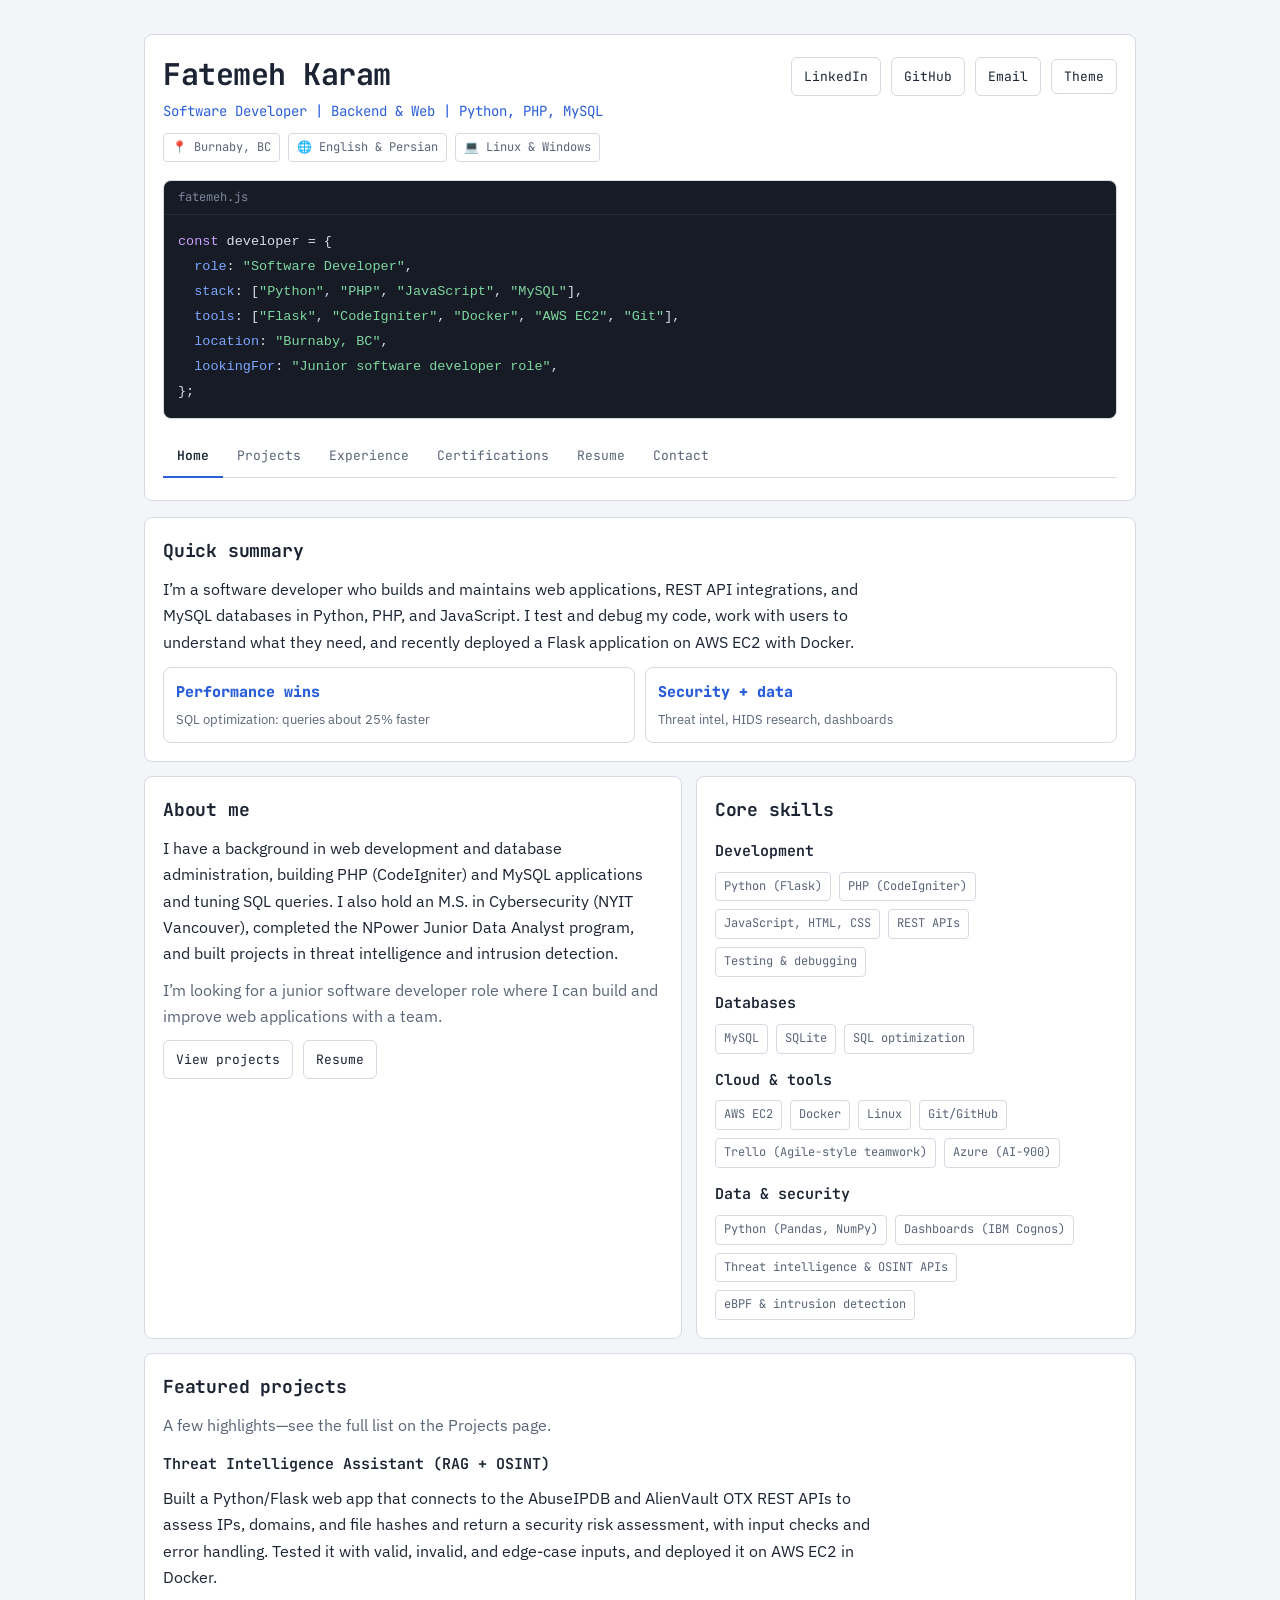
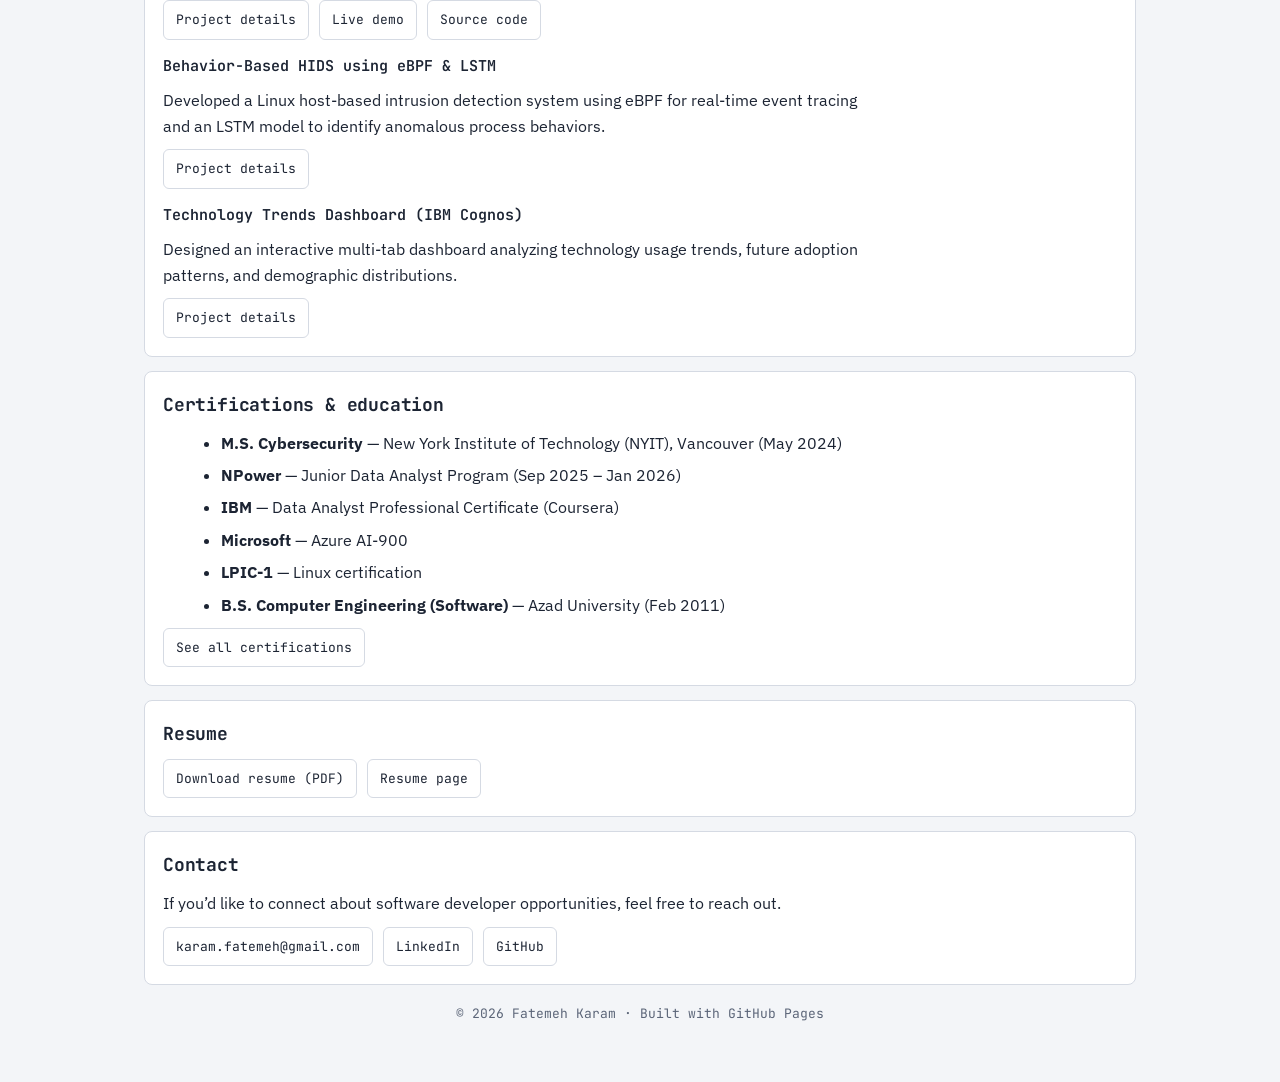
<file: index.html>
<!DOCTYPE html>
<html lang="en">
<head>
  <meta charset="UTF-8" />
  <meta name="viewport" content="width=device-width, initial-scale=1" />
  <title>Fatemeh Karam | Portfolio</title>
  <meta name="description" content="Portfolio of Fatemeh Karam — Software Developer: backend and web development with Python, PHP and MySQL." />

  <!-- Optional (recommended later): add favicon + social preview image -->
  <!--
  <link rel="icon" href="favicon.ico">
  <meta property="og:title" content="Fatemeh Karam | Portfolio">
  <meta property="og:description" content="Data Analytics · Cybersecurity · Backend Development">
  <meta property="og:type" content="website">
  <meta property="og:url" content="https://fatemehkaram.github.io/">
  <meta property="og:image" content="images/preview.png">
  -->

  <style>
    :root{
      --bg:#f6f7fb;
      --card:#ffffff;
      --text:#111827;
      --muted:#6b7280;
      --line:rgba(229,231,235,.95);
      --shadow:0 10px 30px rgba(0,0,0,.08);
      --shadow2:0 16px 40px rgba(0,0,0,.12);
      --radius:16px;
      --max:1024px;
      --focus:rgba(59,130,246,.35);
      --accent:rgba(147,197,253,.85);
    }

    /* Dark theme variables (toggled by body.dark) */
    body.dark{
      --bg:#0b1220;
      --card:rgba(17,24,39,.92);
      --text:#e5e7eb;
      --muted:#9ca3af;
      --line:rgba(255,255,255,.12);
      --shadow:0 14px 40px rgba(0,0,0,.45);
      --shadow2:0 18px 50px rgba(0,0,0,.55);
      --accent:rgba(59,130,246,.4);
      --focus:rgba(99,102,241,.4);
    }

    *{box-sizing:border-box}

    body{
      margin:0;
      font-family:system-ui,-apple-system,Segoe UI,Roboto,Arial,sans-serif;
      color:var(--text);
      line-height:1.6;
      background:
        radial-gradient(1200px 600px at 10% 0%, rgba(238,242,255,.9), transparent 60%),
        radial-gradient(1200px 600px at 90% 0%, rgba(236,254,255,.8), transparent 60%),
        var(--bg);
    }
    body.dark{
      background:
        radial-gradient(1200px 600px at 10% 0%, rgba(59,130,246,.18), transparent 60%),
        radial-gradient(1200px 600px at 90% 0%, rgba(99,102,241,.14), transparent 60%),
        var(--bg);
    }

    a{color:inherit}
    .wrap{max-width:var(--max); margin:0 auto; padding:34px 16px 72px;}

    header{
      background:var(--card);
      border:1px solid var(--line);
      box-shadow:var(--shadow);
      border-radius:var(--radius);
      padding:22px 18px;
      margin-bottom:16px;
      backdrop-filter: blur(10px);
    }

    .top{
      display:flex;
      gap:14px;
      align-items:flex-start;
      justify-content:space-between;
      flex-wrap:wrap;
    }

    h1{
      margin:0;
      font-size:34px;
      letter-spacing:-0.4px;
      line-height:1.15;
    }

    .tagline{
      margin:8px 0 0;
      color:var(--muted);
      font-size:15px;
    }

    .small{font-size:13px; color:var(--muted)}
    .muted{color:var(--muted)}

    nav{
      display:flex;
      gap:10px;
      flex-wrap:wrap;
      align-items:center;
      margin-top:14px;
      padding-top:14px;
      border-top:1px solid var(--line);
    }

    .navlink{
      text-decoration:none;
      border:1px solid var(--line);
      padding:8px 10px;
      border-radius:999px;
      background:rgba(255,255,255,.75);
      transition: transform .12s ease, box-shadow .12s ease, background .12s ease, border-color .12s ease;
    }
    body.dark .navlink{background:rgba(255,255,255,.06)}
    .navlink:hover{
      transform: translateY(-1px);
      box-shadow: 0 10px 20px rgba(0,0,0,.08);
    }
    .navlink[aria-current="page"]{
      border-color: var(--accent);
      box-shadow: 0 10px 20px rgba(0,0,0,.10);
      font-weight:700;
    }

    .grid{display:grid; grid-template-columns:1fr; gap:14px;}

    .card{
      background:var(--card);
      border:1px solid var(--line);
      box-shadow:var(--shadow);
      border-radius:var(--radius);
      padding:18px;
      backdrop-filter: blur(10px);
      transition: transform .14s ease, box-shadow .14s ease, border-color .14s ease;
    }
    .card:hover{
      transform: translateY(-2px);
      box-shadow: var(--shadow2);
      border-color: rgba(147,197,253,.55);
    }
    body.dark .card:hover{border-color: rgba(99,102,241,.35)}

    h2{margin:0 0 10px; font-size:20px; letter-spacing:-0.2px}
    h3{margin:14px 0 8px; font-size:16px}
    p{margin:0 0 10px}
    ul{margin:8px 0 0 18px}
    li{margin:6px 0}

    .pillrow{display:flex; gap:8px; flex-wrap:wrap; margin-top:8px}
    .pill{
      font-size:13px;
      padding:6px 10px;
      border-radius:999px;
      border:1px solid var(--line);
      background:rgba(255,255,255,.7);
      color:var(--muted);
    }
    body.dark .pill{background:rgba(255,255,255,.06)}

    .btnrow{
      display:flex;
      gap:10px;
      flex-wrap:wrap;
      margin-top:10px;
    }

    .btn{
      display:inline-flex;
      align-items:center;
      gap:8px;
      text-decoration:none;
      border:1px solid var(--line);
      padding:10px 12px;
      border-radius:12px;
      background:rgba(255,255,255,.8);
      transition: transform .12s ease, box-shadow .12s ease, background .12s ease;
      cursor:pointer;
    }
    body.dark .btn{background:rgba(255,255,255,.06)}
    .btn:hover{
      transform: translateY(-1px);
      box-shadow: 0 10px 20px rgba(0,0,0,.08);
    }

    /* accessible focus */
    .btn:focus, .navlink:focus{
      outline:3px solid var(--focus);
      outline-offset:2px;
    }

    .twocol{
      display:grid;
      grid-template-columns:1fr;
      gap:14px;
    }
    @media (min-width: 860px){
      .twocol{grid-template-columns:1.1fr .9fr;}
    }

    .kpi{
      display:grid;
      grid-template-columns:1fr;
      gap:10px;
      margin-top:12px;
    }
    @media (min-width: 700px){
      .kpi{grid-template-columns:repeat(2, 1fr);}
    }
    .kpi .box{
      border:1px solid var(--line);
      border-radius:14px;
      padding:12px;
      background:rgba(255,255,255,.7);
    }
    body.dark .kpi .box{background:rgba(255,255,255,.06)}
    .kpi .num{font-weight:800; font-size:16px; margin-bottom:4px}

    /* subtle section reveal animation */
    .reveal{
      opacity:0;
      transform: translateY(8px);
      transition: opacity .5s ease, transform .5s ease;
    }
    .reveal.show{
      opacity:1;
      transform: translateY(0);
    }

    footer{
      margin-top:18px;
      text-align:center;
      color:var(--muted);
      font-size:13px;
    }

    /* small header actions */
    .header-actions{
      display:flex;
      gap:10px;
      flex-wrap:wrap;
      align-items:center;
      justify-content:flex-end;
    }

    .chip{
      display:inline-flex;
      align-items:center;
      gap:8px;
      padding:8px 10px;
      border-radius:999px;
      border:1px solid var(--line);
      background:rgba(255,255,255,.7);
      color:var(--muted);
      font-size:13px;
    }
    body.dark .chip{background:rgba(255,255,255,.06)}
  </style>
  <link rel="preconnect" href="https://fonts.googleapis.com">
  <link rel="preconnect" href="https://fonts.gstatic.com" crossorigin>
  <link href="https://fonts.googleapis.com/css2?family=IBM+Plex+Sans:wght@400;600&family=JetBrains+Mono:wght@400;600;700&display=swap" rel="stylesheet">
  <link rel="stylesheet" href="developer.css">
</head>

<body>
  <div class="wrap">

    <header class="reveal">
      <div class="top">
        <div>
          <h1>Fatemeh Karam</h1>
          <p class="tagline">Software Developer | Backend &amp; Web | Python, PHP, MySQL</p>
          <div class="pillrow" style="margin-top:10px">
            <span class="chip">📍 Burnaby, BC</span>
            <span class="chip">🌐 English & Persian</span>
            <span class="chip">💻 Linux & Windows</span>
          </div>
        </div>

        <div class="header-actions" aria-label="Primary links">
          <a class="btn" href="https://www.linkedin.com/in/fatemeh-karam/" target="_blank" rel="noopener">LinkedIn</a>
          <a class="btn" href="https://github.com/FatemehKaram/" target="_blank" rel="noopener">GitHub</a>
          <a class="btn" href="mailto:karam.fatemeh@gmail.com">Email</a>

          <!-- Theme toggle -->
          <button class="btn" id="themeBtn" type="button" aria-label="Toggle theme">Theme</button>
        </div>
      </div>

      <div class="codeblock">
        <span class="filename">fatemeh.js</span>
<pre><code><span class="k">const</span> developer = {
  <span class="p">role</span>: <span class="s">"Software Developer"</span>,
  <span class="p">stack</span>: [<span class="s">"Python"</span>, <span class="s">"PHP"</span>, <span class="s">"JavaScript"</span>, <span class="s">"MySQL"</span>],
  <span class="p">tools</span>: [<span class="s">"Flask"</span>, <span class="s">"CodeIgniter"</span>, <span class="s">"Docker"</span>, <span class="s">"AWS EC2"</span>, <span class="s">"Git"</span>],
  <span class="p">location</span>: <span class="s">"Burnaby, BC"</span>,
  <span class="p">lookingFor</span>: <span class="s">"Junior software developer role"</span>,
};</code></pre>
      </div>

      <nav aria-label="Site navigation">
        <a class="navlink" href="index.html">Home</a>
        <a class="navlink" href="projects.html">Projects</a>
        <a class="navlink" href="experience.html">Experience</a>
        <a class="navlink" href="certifications.html">Certifications</a>
        <a class="navlink" href="resume.html">Resume</a>
        <a class="navlink" href="contact.html">Contact</a>
      </nav>
    </header>

    <div class="grid">

      <section class="card reveal">
        <h2>Quick summary</h2>
        <p>
          I’m a software developer who builds and maintains web applications, REST API integrations, and MySQL databases in Python, PHP, and JavaScript.
          I test and debug my code, work with users to understand what they need, and recently deployed a Flask application on AWS EC2 with Docker.
        </p>

        <div class="kpi" aria-label="Highlights">
          <div class="box">
            <div class="num">Performance wins</div>
            <div class="small">SQL optimization: queries about 25% faster</div>
          </div>
          <div class="box">
            <div class="num">Security + data</div>
            <div class="small">Threat intel, HIDS research, dashboards</div>
          </div>
        </div>
      </section>

      <section class="twocol">
        <div class="card reveal">
          <h2>About me</h2>
          <p>
            I have a background in web development and database administration, building PHP (CodeIgniter) and MySQL applications and tuning SQL queries.
            I also hold an M.S. in Cybersecurity (NYIT Vancouver), completed the NPower Junior Data Analyst program, and built projects in threat intelligence and intrusion detection.
          </p>
          <p class="muted">
            I’m looking for a junior software developer role where I can build and improve web applications with a team.
          </p>

          <div class="btnrow">
            <a class="btn" href="projects.html">View projects</a>
            <a class="btn" href="resume.html">Resume</a>
          </div>
        </div>

        <div class="card reveal">
          <h2>Core skills</h2>

          <h3>Development</h3>
          <div class="pillrow">
            <span class="pill">Python (Flask)</span>
            <span class="pill">PHP (CodeIgniter)</span>
            <span class="pill">JavaScript, HTML, CSS</span>
            <span class="pill">REST APIs</span>
            <span class="pill">Testing & debugging</span>
          </div>

          <h3>Databases</h3>
          <div class="pillrow">
            <span class="pill">MySQL</span>
            <span class="pill">SQLite</span>
            <span class="pill">SQL optimization</span>
          </div>

          <h3>Cloud & tools</h3>
          <div class="pillrow">
            <span class="pill">AWS EC2</span>
            <span class="pill">Docker</span>
            <span class="pill">Linux</span>
            <span class="pill">Git/GitHub</span>
            <span class="pill">Trello (Agile-style teamwork)</span>
            <span class="pill">Azure (AI-900)</span>
          </div>

          <h3>Data & security</h3>
          <div class="pillrow">
            <span class="pill">Python (Pandas, NumPy)</span>
            <span class="pill">Dashboards (IBM Cognos)</span>
            <span class="pill">Threat intelligence & OSINT APIs</span>
            <span class="pill">eBPF & intrusion detection</span>
          </div>
        </div>
      </section>

      <section class="card reveal">
        <h2>Featured projects</h2>
        <p class="muted">A few highlights—see the full list on the Projects page.</p>

        <h3>Threat Intelligence Assistant (RAG + OSINT)</h3>
        <p>
          Built a Python/Flask web app that connects to the AbuseIPDB and AlienVault OTX REST APIs to assess IPs, domains, and file hashes
          and return a security risk assessment, with input checks and error handling. Tested it with valid, invalid, and edge-case inputs,
          and deployed it on AWS EC2 in Docker.
        </p>
        <div class="btnrow">
          <a class="btn" href="projects.html#threat-intel-assistant">Project details</a>
          <a class="btn" href="https://huggingface.co/spaces/Katiefkar/Threat-Intelligence-Assistant-Oct-15-2025" target="_blank" rel="noopener">Live demo</a>
          <a class="btn" href="https://github.com/FatemehKaram/rag-threat-intel-assistant-app" target="_blank" rel="noopener">Source code</a>
        </div>

        <h3>Behavior-Based HIDS using eBPF & LSTM</h3>
        <p>
          Developed a Linux host-based intrusion detection system using eBPF for real-time event tracing and an LSTM model
          to identify anomalous process behaviors.
        </p>
        <div class="btnrow">
          <a class="btn" href="projects.html#hids-ebpf-lstm">Project details</a>
        </div>

        <h3>Technology Trends Dashboard (IBM Cognos)</h3>
        <p>
          Designed an interactive multi-tab dashboard analyzing technology usage trends, future adoption patterns, and demographic distributions.
        </p>
        <div class="btnrow">
          <a class="btn" href="projects.html#cognos-dashboard">Project details</a>
        </div>
      </section>

      <section class="card reveal">
        <h2>Certifications & education</h2>
        <ul>
          <li><strong>M.S. Cybersecurity</strong> — New York Institute of Technology (NYIT), Vancouver (May 2024)</li>
          <li><strong>NPower</strong> — Junior Data Analyst Program (Sep 2025 – Jan 2026)</li>
          <li><strong>IBM</strong> — Data Analyst Professional Certificate (Coursera)</li>
          <li><strong>Microsoft</strong> — Azure AI-900</li>
          <li><strong>LPIC-1</strong> — Linux certification</li>
          <li><strong>B.S. Computer Engineering (Software)</strong> — Azad University (Feb 2011)</li>
        </ul>
        <div class="btnrow">
          <a class="btn" href="certifications.html">See all certifications</a>
        </div>
      </section>

      <section class="card reveal">
        <h2>Resume</h2>
        <p class="muted">
        </p>
        <div class="btnrow">
          <a class="btn" href="resume.pdf" target="_blank" rel="noopener">Download resume (PDF)</a>
          <a class="btn" href="resume.html">Resume page</a>
        </div>
      </section>

      <section class="card reveal">
        <h2>Contact</h2>
        <p>If you’d like to connect about software developer opportunities, feel free to reach out.</p>
        <div class="btnrow">
          <a class="btn" href="mailto:karam.fatemeh@gmail.com">karam.fatemeh@gmail.com</a>
          <a class="btn" href="https://www.linkedin.com/in/fatemeh-karam/" target="_blank" rel="noopener">LinkedIn</a>
          <a class="btn" href="https://github.com/FatemehKaram/" target="_blank" rel="noopener">GitHub</a>
        </div>
      </section>

    </div>

    <footer class="reveal">
      © <span id="y"></span> Fatemeh Karam · Built with GitHub Pages
    </footer>

  </div>

  <script>
    // Footer year
    document.getElementById("y").textContent = new Date().getFullYear();

    // Theme toggle (saved in localStorage)
    const themeKey = "theme";
    const savedTheme = localStorage.getItem(themeKey);
    if (savedTheme === "dark") document.body.classList.add("dark");

    const themeBtn = document.getElementById("themeBtn");
    if (themeBtn) {
      const setBtn = () => themeBtn.textContent = document.body.classList.contains("dark") ? "Theme" : "Theme";
      setBtn();

      themeBtn.addEventListener("click", () => {
        document.body.classList.toggle("dark");
        localStorage.setItem(themeKey, document.body.classList.contains("dark") ? "dark" : "light");
        setBtn();
      });
    }

    // Active nav highlighting
    const here = (location.pathname.split("/").pop() || "index.html").toLowerCase();
    document.querySelectorAll("nav a.navlink").forEach(a => {
      const target = (a.getAttribute("href") || "").split("/").pop().toLowerCase();
      if (target === here) a.setAttribute("aria-current", "page");
    });

    // Reveal animations on scroll (professional, subtle)
    const io = new IntersectionObserver((entries) => {
      entries.forEach(e => { if (e.isIntersecting) e.target.classList.add("show"); });
    }, { threshold: 0.12 });

    document.querySelectorAll(".reveal").forEach(el => io.observe(el));
  </script>
</body>
</html>
</file>
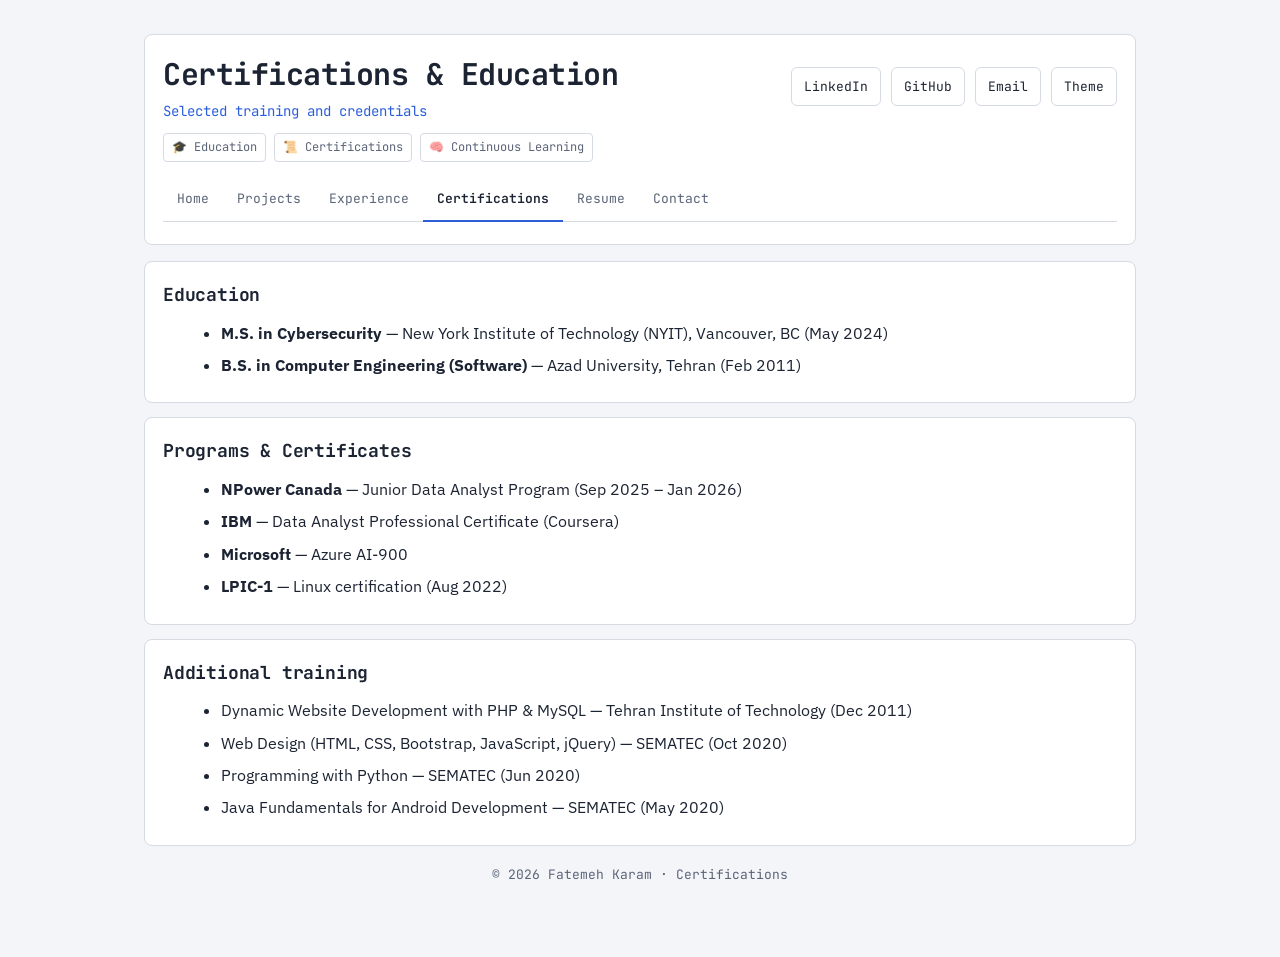
<file: certifications.html>
<!DOCTYPE html>
<html lang="en">
<head>
  <meta charset="UTF-8" />
  <meta name="viewport" content="width=device-width, initial-scale=1" />
  <title>Certifications | Fatemeh Karam</title>
  <meta name="description" content="Certifications and education of Fatemeh Karam." />

  <style>
    :root{
      --bg:#f6f7fb;
      --card:#ffffff;
      --text:#111827;
      --muted:#6b7280;
      --line:rgba(229,231,235,.95);
      --shadow:0 10px 30px rgba(0,0,0,.08);
      --shadow2:0 16px 40px rgba(0,0,0,.12);
      --radius:16px;
      --max:1024px;
      --focus:rgba(59,130,246,.35);
      --accent:rgba(147,197,253,.85);
    }

    body.dark{
      --bg:#0b1220;
      --card:rgba(17,24,39,.92);
      --text:#e5e7eb;
      --muted:#9ca3af;
      --line:rgba(255,255,255,.12);
      --shadow:0 14px 40px rgba(0,0,0,.45);
      --shadow2:0 18px 50px rgba(0,0,0,.55);
      --accent:rgba(59,130,246,.4);
      --focus:rgba(99,102,241,.4);
    }

    *{box-sizing:border-box}

    body{
      margin:0;
      font-family:system-ui,-apple-system,Segoe UI,Roboto,Arial,sans-serif;
      color:var(--text);
      line-height:1.6;
      background:
        radial-gradient(1200px 600px at 10% 0%, rgba(238,242,255,.9), transparent 60%),
        radial-gradient(1200px 600px at 90% 0%, rgba(236,254,255,.8), transparent 60%),
        var(--bg);
    }
    body.dark{
      background:
        radial-gradient(1200px 600px at 10% 0%, rgba(59,130,246,.18), transparent 60%),
        radial-gradient(1200px 600px at 90% 0%, rgba(99,102,241,.14), transparent 60%),
        var(--bg);
    }

    a{color:inherit}
    .wrap{max-width:var(--max); margin:0 auto; padding:34px 16px 72px;}

    header{
      background:var(--card);
      border:1px solid var(--line);
      box-shadow:var(--shadow);
      border-radius:var(--radius);
      padding:22px 18px;
      margin-bottom:16px;
      backdrop-filter: blur(10px);
    }

    .top{
      display:flex;
      gap:14px;
      align-items:flex-start;
      justify-content:space-between;
      flex-wrap:wrap;
    }

    h1{
      margin:0;
      font-size:30px;
      letter-spacing:-0.35px;
      line-height:1.15;
    }

    .tagline{
      margin:8px 0 0;
      color:var(--muted);
      font-size:15px;
    }

    .small{font-size:13px; color:var(--muted)}
    .muted{color:var(--muted)}

    nav{
      display:flex;
      gap:10px;
      flex-wrap:wrap;
      align-items:center;
      margin-top:14px;
      padding-top:14px;
      border-top:1px solid var(--line);
    }

    .navlink{
      text-decoration:none;
      border:1px solid var(--line);
      padding:8px 10px;
      border-radius:999px;
      background:rgba(255,255,255,.75);
      transition: transform .12s ease, box-shadow .12s ease, background .12s ease, border-color .12s ease;
    }
    body.dark .navlink{background:rgba(255,255,255,.06)}
    .navlink:hover{
      transform: translateY(-1px);
      box-shadow: 0 10px 20px rgba(0,0,0,.08);
    }
    .navlink[aria-current="page"]{
      border-color: var(--accent);
      box-shadow: 0 10px 20px rgba(0,0,0,.10);
      font-weight:700;
    }

    .grid{display:grid; grid-template-columns:1fr; gap:14px;}

    .card{
      background:var(--card);
      border:1px solid var(--line);
      box-shadow:var(--shadow);
      border-radius:var(--radius);
      padding:18px;
      backdrop-filter: blur(10px);
      transition: transform .14s ease, box-shadow .14s ease, border-color .14s ease;
    }
    .card:hover{
      transform: translateY(-2px);
      box-shadow: var(--shadow2);
      border-color: rgba(147,197,253,.55);
    }
    body.dark .card:hover{border-color: rgba(99,102,241,.35)}

    h2{margin:0 0 10px; font-size:20px; letter-spacing:-0.2px}
    p{margin:0 0 10px}
    ul{margin:8px 0 0 18px}
    li{margin:6px 0}

    .btnrow{
      display:flex;
      gap:10px;
      flex-wrap:wrap;
      margin-top:10px;
      justify-content:flex-end;
    }

    .btn{
      display:inline-flex;
      align-items:center;
      gap:8px;
      text-decoration:none;
      border:1px solid var(--line);
      padding:10px 12px;
      border-radius:12px;
      background:rgba(255,255,255,.8);
      transition: transform .12s ease, box-shadow .12s ease, background .12s ease;
      cursor:pointer;
    }
    body.dark .btn{background:rgba(255,255,255,.06)}
    .btn:hover{
      transform: translateY(-1px);
      box-shadow: 0 10px 20px rgba(0,0,0,.08);
    }

    .btn:focus, .navlink:focus{
      outline:3px solid var(--focus);
      outline-offset:2px;
    }

    .pillrow{display:flex; gap:8px; flex-wrap:wrap; margin-top:10px}

    .chip{
      display:inline-flex;
      align-items:center;
      gap:8px;
      padding:8px 10px;
      border-radius:999px;
      border:1px solid var(--line);
      background:rgba(255,255,255,.7);
      color:var(--muted);
      font-size:13px;
    }
    body.dark .chip{background:rgba(255,255,255,.06)}

    /* reveal animation */
    .reveal{
      opacity:0;
      transform: translateY(8px);
      transition: opacity .5s ease, transform .5s ease;
    }
    .reveal.show{
      opacity:1;
      transform: translateY(0);
    }

    footer{
      margin-top:18px;
      text-align:center;
      color:var(--muted);
      font-size:13px;
    }
  </style>
  <link rel="preconnect" href="https://fonts.googleapis.com">
  <link rel="preconnect" href="https://fonts.gstatic.com" crossorigin>
  <link href="https://fonts.googleapis.com/css2?family=IBM+Plex+Sans:wght@400;600&family=JetBrains+Mono:wght@400;600;700&display=swap" rel="stylesheet">
  <link rel="stylesheet" href="developer.css">
</head>

<body>
  <div class="wrap">

    <header class="reveal">
      <div class="top">
        <div>
          <h1>Certifications & Education</h1>
          <p class="tagline">Selected training and credentials</p>
          <div class="pillrow">
            <span class="chip">🎓 Education</span>
            <span class="chip">📜 Certifications</span>
            <span class="chip">🧠 Continuous Learning</span>
          </div>
        </div>

        <div class="btnrow" aria-label="Primary links">
          <a class="btn" href="https://www.linkedin.com/in/fatemeh-karam/" target="_blank" rel="noopener">LinkedIn</a>
          <a class="btn" href="https://github.com/FatemehKaram/" target="_blank" rel="noopener">GitHub</a>
          <a class="btn" href="mailto:karam.fatemeh@gmail.com">Email</a>
          <button class="btn" id="themeBtn" type="button" aria-label="Toggle theme">Theme</button>
        </div>
      </div>

      <nav aria-label="Site navigation">
        <a class="navlink" href="index.html">Home</a>
        <a class="navlink" href="projects.html">Projects</a>
        <a class="navlink" href="experience.html">Experience</a>
        <a class="navlink" href="certifications.html">Certifications</a>
        <a class="navlink" href="resume.html">Resume</a>
        <a class="navlink" href="contact.html">Contact</a>
      </nav>
    </header>

    <div class="grid">

      <section class="card reveal">
        <h2>Education</h2>
        <ul>
          <li><strong>M.S. in Cybersecurity</strong> — New York Institute of Technology (NYIT), Vancouver, BC (May 2024)</li>
          <li><strong>B.S. in Computer Engineering (Software)</strong> — Azad University, Tehran (Feb 2011)</li>
        </ul>
      </section>

      <section class="card reveal">
        <h2>Programs & Certificates</h2>
        <ul>
          <li><strong>NPower Canada</strong> — Junior Data Analyst Program (Sep 2025 – Jan 2026)</li>
          <li><strong>IBM</strong> — Data Analyst Professional Certificate (Coursera)</li>
          <li><strong>Microsoft</strong> — Azure AI-900</li>
          <li><strong>LPIC-1</strong> — Linux certification (Aug 2022)</li>
        </ul>
      </section>

      <section class="card reveal">
        <h2>Additional training</h2>
        <ul>
          <li>Dynamic Website Development with PHP & MySQL — Tehran Institute of Technology (Dec 2011)</li>
          <li>Web Design (HTML, CSS, Bootstrap, JavaScript, jQuery) — SEMATEC (Oct 2020)</li>
          <li>Programming with Python — SEMATEC (Jun 2020)</li>
          <li>Java Fundamentals for Android Development — SEMATEC (May 2020)</li>
        </ul>
      </section>

    </div>

    <footer class="reveal">
      © <span id="y"></span> Fatemeh Karam · Certifications
    </footer>

  </div>

  <script>
    // Footer year
    document.getElementById("y").textContent = new Date().getFullYear();

    // Theme toggle (saved in localStorage)
    const themeKey = "theme";
    const savedTheme = localStorage.getItem(themeKey);
    if (savedTheme === "dark") document.body.classList.add("dark");

    const themeBtn = document.getElementById("themeBtn");
    if (themeBtn) {
      const setBtn = () => themeBtn.textContent = document.body.classList.contains("dark") ? "Theme" : "Theme";
      setBtn();

      themeBtn.addEventListener("click", () => {
        document.body.classList.toggle("dark");
        localStorage.setItem(themeKey, document.body.classList.contains("dark") ? "dark" : "light");
        setBtn();
      });
    }

    // Active nav highlighting
    const here = (location.pathname.split("/").pop() || "index.html").toLowerCase();
    document.querySelectorAll("nav a.navlink").forEach(a => {
      const target = (a.getAttribute("href") || "").split("/").pop().toLowerCase();
      if (target === here) a.setAttribute("aria-current", "page");
    });

    // Reveal animations on scroll
    const io = new IntersectionObserver((entries) => {
      entries.forEach(e => { if (e.isIntersecting) e.target.classList.add("show"); });
    }, { threshold: 0.12 });

    document.querySelectorAll(".reveal").forEach(el => io.observe(el));
  </script>
</body>
</html>
</file>
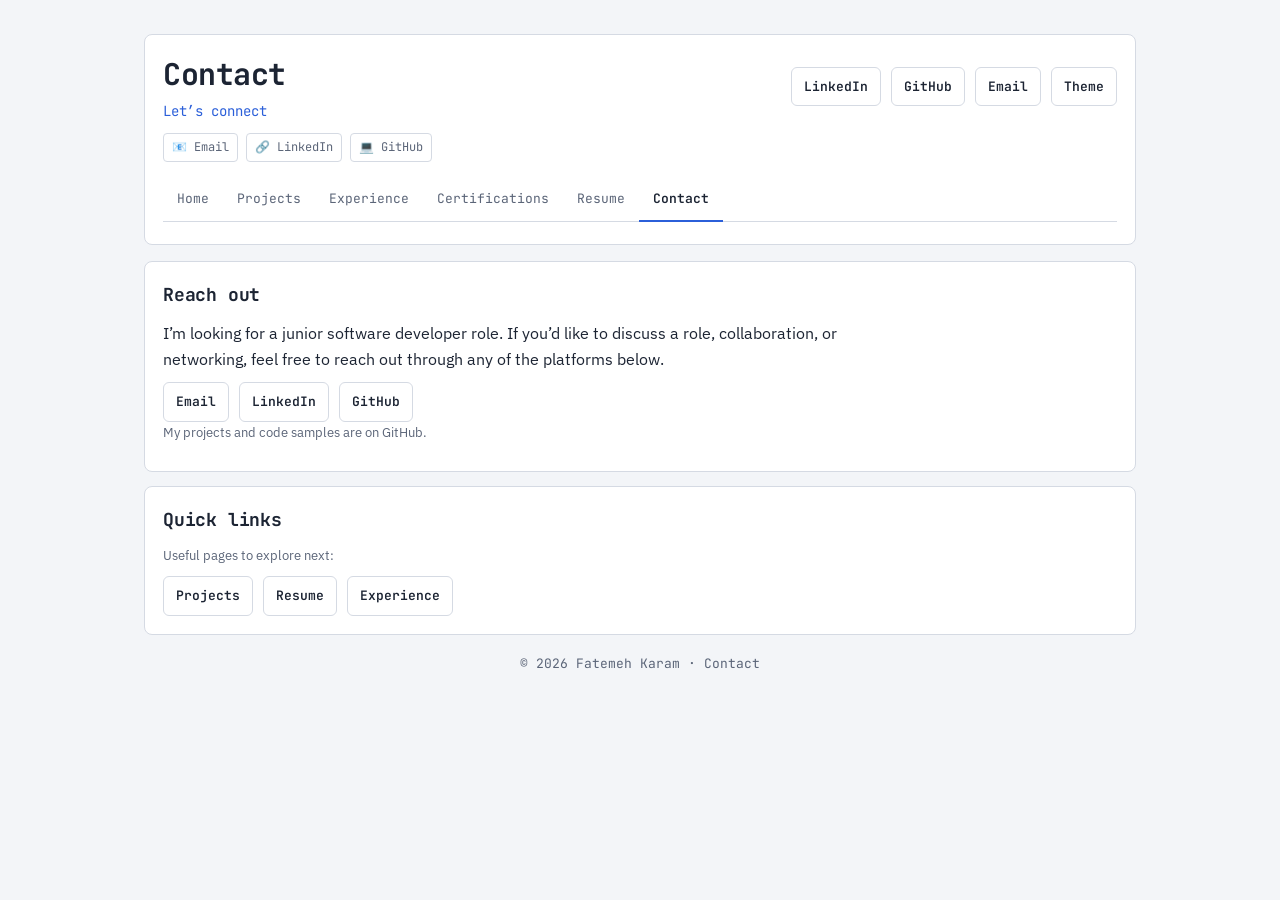
<file: contact.html>
<!DOCTYPE html>
<html lang="en">
<head>
  <meta charset="UTF-8" />
  <meta name="viewport" content="width=device-width, initial-scale=1" />
  <title>Contact | Fatemeh Karam</title>
  <meta name="description" content="Contact Fatemeh Karam." />

  <style>
    :root{
      --bg:#f6f7fb;
      --card:#ffffff;
      --text:#111827;
      --muted:#6b7280;
      --line:rgba(229,231,235,.95);
      --shadow:0 10px 30px rgba(0,0,0,.08);
      --shadow2:0 16px 40px rgba(0,0,0,.12);
      --radius:16px;
      --max:1024px;
      --focus:rgba(59,130,246,.35);
      --accent:rgba(147,197,253,.85);
    }

    body.dark{
      --bg:#0b1220;
      --card:rgba(17,24,39,.92);
      --text:#e5e7eb;
      --muted:#9ca3af;
      --line:rgba(255,255,255,.12);
      --shadow:0 14px 40px rgba(0,0,0,.45);
      --shadow2:0 18px 50px rgba(0,0,0,.55);
      --accent:rgba(59,130,246,.4);
      --focus:rgba(99,102,241,.4);
    }

    *{box-sizing:border-box}

    body{
      margin:0;
      font-family:system-ui,-apple-system,Segoe UI,Roboto,Arial,sans-serif;
      color:var(--text);
      line-height:1.6;
      background:
        radial-gradient(1200px 600px at 10% 0%, rgba(238,242,255,.9), transparent 60%),
        radial-gradient(1200px 600px at 90% 0%, rgba(236,254,255,.8), transparent 60%),
        var(--bg);
    }
    body.dark{
      background:
        radial-gradient(1200px 600px at 10% 0%, rgba(59,130,246,.18), transparent 60%),
        radial-gradient(1200px 600px at 90% 0%, rgba(99,102,241,.14), transparent 60%),
        var(--bg);
    }

    a{color:inherit}
    .wrap{max-width:var(--max); margin:0 auto; padding:34px 16px 72px;}

    header{
      background:var(--card);
      border:1px solid var(--line);
      box-shadow:var(--shadow);
      border-radius:var(--radius);
      padding:22px 18px;
      margin-bottom:16px;
      backdrop-filter: blur(10px);
    }

    .top{
      display:flex;
      gap:14px;
      align-items:flex-start;
      justify-content:space-between;
      flex-wrap:wrap;
    }

    h1{
      margin:0;
      font-size:30px;
      letter-spacing:-0.35px;
      line-height:1.15;
    }

    .tagline{
      margin:8px 0 0;
      color:var(--muted);
      font-size:15px;
    }

    .small{font-size:13px; color:var(--muted)}
    .muted{color:var(--muted)}

    nav{
      display:flex;
      gap:10px;
      flex-wrap:wrap;
      align-items:center;
      margin-top:14px;
      padding-top:14px;
      border-top:1px solid var(--line);
    }

    .navlink{
      text-decoration:none;
      border:1px solid var(--line);
      padding:8px 10px;
      border-radius:999px;
      background:rgba(255,255,255,.75);
      transition: transform .12s ease, box-shadow .12s ease, background .12s ease, border-color .12s ease;
    }
    body.dark .navlink{background:rgba(255,255,255,.06)}
    .navlink:hover{
      transform: translateY(-1px);
      box-shadow: 0 10px 20px rgba(0,0,0,.08);
    }
    .navlink[aria-current="page"]{
      border-color: var(--accent);
      box-shadow: 0 10px 20px rgba(0,0,0,.10);
      font-weight:700;
    }

    .grid{display:grid; grid-template-columns:1fr; gap:14px;}

    .card{
      background:var(--card);
      border:1px solid var(--line);
      box-shadow:var(--shadow);
      border-radius:var(--radius);
      padding:18px;
      backdrop-filter: blur(10px);
      transition: transform .14s ease, box-shadow .14s ease, border-color .14s ease;
    }
    .card:hover{
      transform: translateY(-2px);
      box-shadow: var(--shadow2);
      border-color: rgba(147,197,253,.55);
    }
    body.dark .card:hover{border-color: rgba(99,102,241,.35)}

    h2{margin:0 0 10px; font-size:20px; letter-spacing:-0.2px}
    p{margin:0 0 10px}

    .btnrow{
      display:flex;
      gap:10px;
      flex-wrap:wrap;
      margin-top:10px;
      justify-content:flex-end;
    }

    .btn{
      display:inline-flex;
      align-items:center;
      gap:8px;
      text-decoration:none;
      border:1px solid var(--line);
      padding:10px 12px;
      border-radius:12px;
      background:rgba(255,255,255,.8);
      transition: transform .12s ease, box-shadow .12s ease, background .12s ease;
      cursor:pointer;
      font-weight:600;
    }
    body.dark .btn{background:rgba(255,255,255,.06)}
    .btn:hover{
      transform: translateY(-1px);
      box-shadow: 0 10px 20px rgba(0,0,0,.08);
    }

    .btn:focus, .navlink:focus{
      outline:3px solid var(--focus);
      outline-offset:2px;
    }

    .pillrow{display:flex; gap:8px; flex-wrap:wrap; margin-top:10px}
    .chip{
      display:inline-flex;
      align-items:center;
      gap:8px;
      padding:8px 10px;
      border-radius:999px;
      border:1px solid var(--line);
      background:rgba(255,255,255,.7);
      color:var(--muted);
      font-size:13px;
    }
    body.dark .chip{background:rgba(255,255,255,.06)}

    /* reveal animation */
    .reveal{
      opacity:0;
      transform: translateY(8px);
      transition: opacity .5s ease, transform .5s ease;
    }
    .reveal.show{
      opacity:1;
      transform: translateY(0);
    }

    footer{
      margin-top:18px;
      text-align:center;
      color:var(--muted);
      font-size:13px;
    }
  </style>
  <link rel="preconnect" href="https://fonts.googleapis.com">
  <link rel="preconnect" href="https://fonts.gstatic.com" crossorigin>
  <link href="https://fonts.googleapis.com/css2?family=IBM+Plex+Sans:wght@400;600&family=JetBrains+Mono:wght@400;600;700&display=swap" rel="stylesheet">
  <link rel="stylesheet" href="developer.css">
</head>

<body>
  <div class="wrap">

    <header class="reveal">
      <div class="top">
        <div>
          <h1>Contact</h1>
          <p class="tagline">Let’s connect</p>
          <div class="pillrow">
            <span class="chip">📧 Email</span>
            <span class="chip">🔗 LinkedIn</span>
            <span class="chip">💻 GitHub</span>
          </div>
        </div>

        <div class="btnrow" aria-label="Primary links">
          <a class="btn" href="https://www.linkedin.com/in/fatemeh-karam/" target="_blank" rel="noopener">LinkedIn</a>
          <a class="btn" href="https://github.com/FatemehKaram/" target="_blank" rel="noopener">GitHub</a>
          <a class="btn" href="mailto:karam.fatemeh@gmail.com">Email</a>
          <button class="btn" id="themeBtn" type="button" aria-label="Toggle theme">Theme</button>
        </div>
      </div>

      <nav aria-label="Site navigation">
        <a class="navlink" href="index.html">Home</a>
        <a class="navlink" href="projects.html">Projects</a>
        <a class="navlink" href="experience.html">Experience</a>
        <a class="navlink" href="certifications.html">Certifications</a>
        <a class="navlink" href="resume.html">Resume</a>
        <a class="navlink" href="contact.html">Contact</a>
      </nav>
    </header>

    <div class="grid">

      <section class="card reveal">
        <h2>Reach out</h2>
        <p>
          I’m looking for a junior software developer role. If you’d like to discuss a role,
          collaboration, or networking, feel free to reach out through any of the platforms below.
        </p>

        <div class="btnrow" style="justify-content:flex-start;">
          <a class="btn" href="mailto:karam.fatemeh@gmail.com">Email</a>
          <a class="btn" href="https://www.linkedin.com/in/fatemeh-karam/" target="_blank" rel="noopener">LinkedIn</a>
          <a class="btn" href="https://github.com/FatemehKaram/" target="_blank" rel="noopener">GitHub</a>
        </div>

        <p class="small">
          My projects and code samples are on GitHub.
        </p>
      </section>

      <section class="card reveal">
        <h2>Quick links</h2>
        <p class="muted small">Useful pages to explore next:</p>
        <div class="btnrow" style="justify-content:flex-start;">
          <a class="btn" href="projects.html">Projects</a>
          <a class="btn" href="resume.html">Resume</a>
          <a class="btn" href="experience.html">Experience</a>
        </div>
      </section>

    </div>

    <footer class="reveal">
      © <span id="y"></span> Fatemeh Karam · Contact
    </footer>

  </div>

  <script>
    // Footer year
    document.getElementById("y").textContent = new Date().getFullYear();

    // Theme toggle (saved in localStorage)
    const themeKey = "theme";
    const savedTheme = localStorage.getItem(themeKey);
    if (savedTheme === "dark") document.body.classList.add("dark");

    const themeBtn = document.getElementById("themeBtn");
    if (themeBtn) {
      const setBtn = () => themeBtn.textContent = document.body.classList.contains("dark") ? "Theme" : "Theme";
      setBtn();

      themeBtn.addEventListener("click", () => {
        document.body.classList.toggle("dark");
        localStorage.setItem(themeKey, document.body.classList.contains("dark") ? "dark" : "light");
        setBtn();
      });
    }

    // Active nav highlighting
    const here = (location.pathname.split("/").pop() || "index.html").toLowerCase();
    document.querySelectorAll("nav a.navlink").forEach(a => {
      const target = (a.getAttribute("href") || "").split("/").pop().toLowerCase();
      if (target === here) a.setAttribute("aria-current", "page");
    });

    // Reveal animations on scroll
    const io = new IntersectionObserver((entries) => {
      entries.forEach(e => { if (e.isIntersecting) e.target.classList.add("show"); });
    }, { threshold: 0.12 });

    document.querySelectorAll(".reveal").forEach(el => io.observe(el));
  </script>
</body>
</html>
</file>
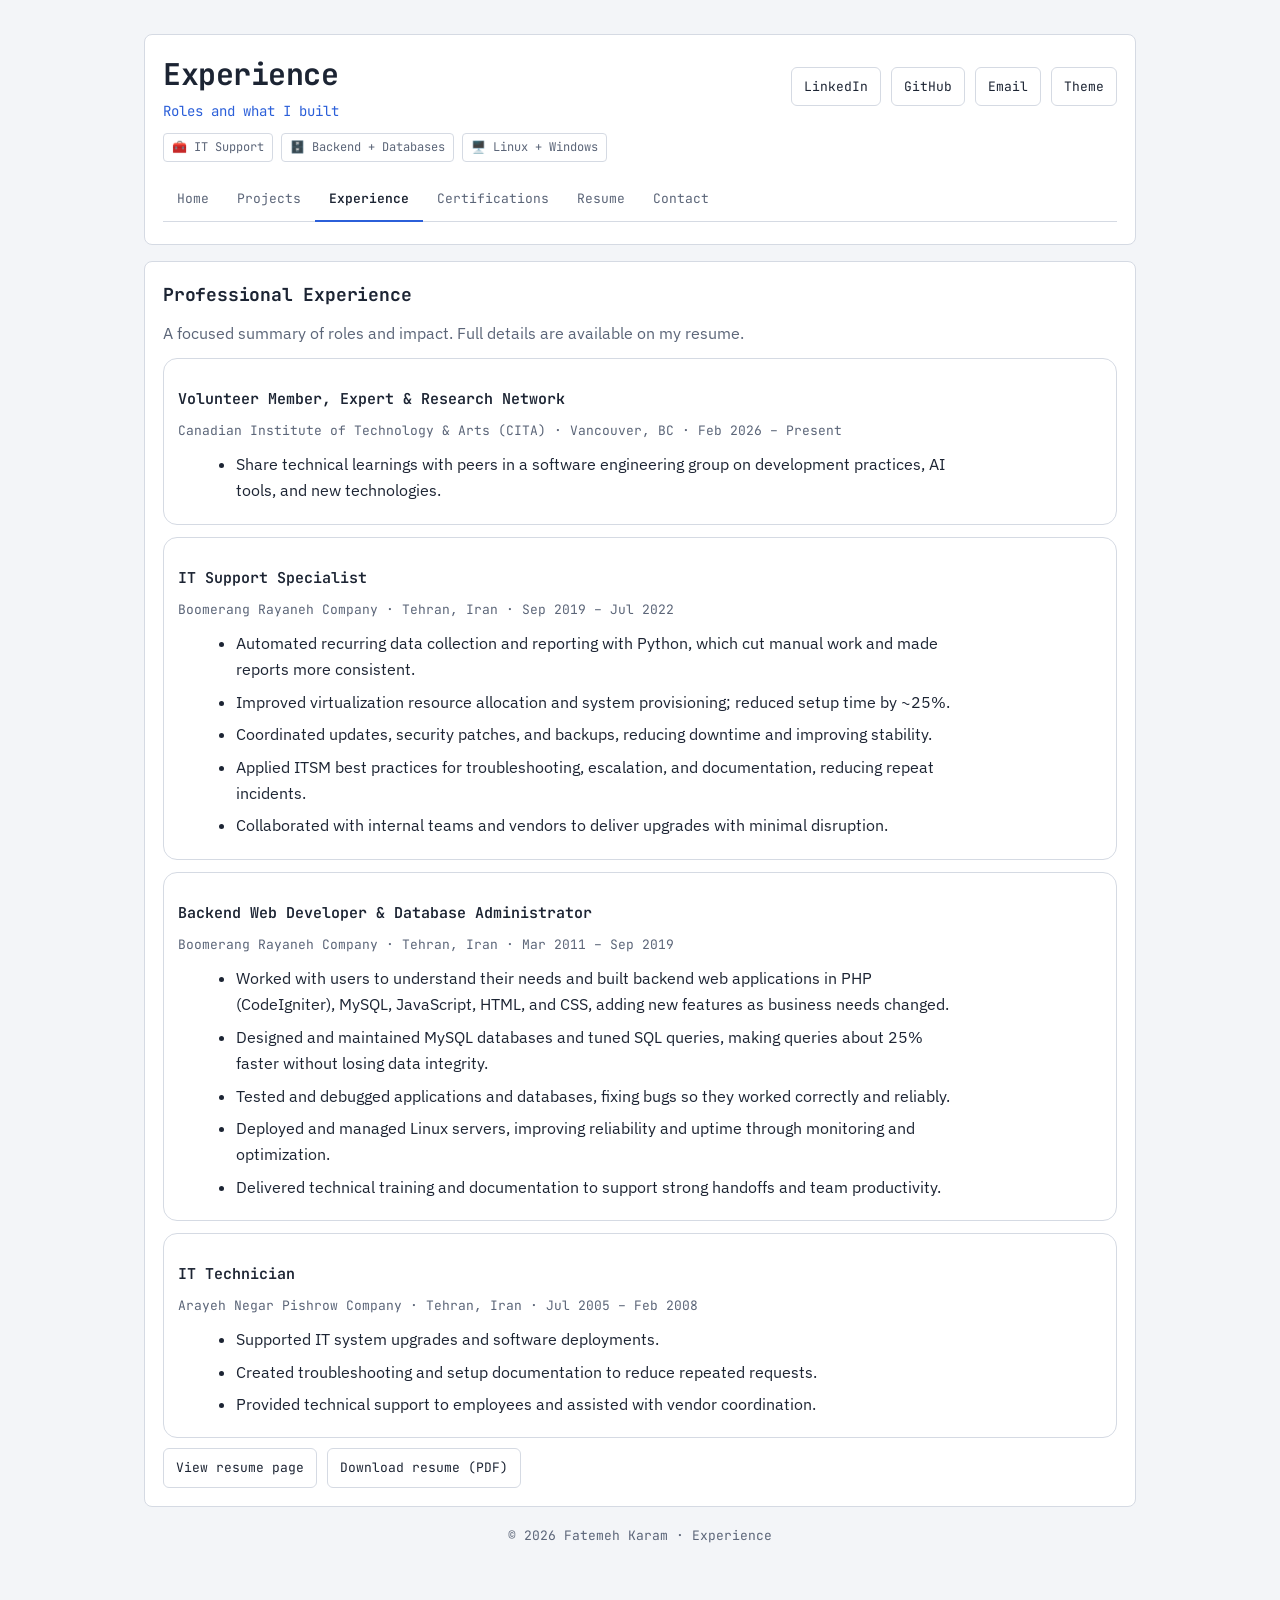
<file: experience.html>
<!DOCTYPE html>
<html lang="en">
<head>
  <meta charset="UTF-8" />
  <meta name="viewport" content="width=device-width, initial-scale=1" />
  <title>Experience | Fatemeh Karam</title>
  <meta name="description" content="Professional experience of Fatemeh Karam." />

  <style>
    :root{
      --bg:#f6f7fb;
      --card:#ffffff;
      --text:#111827;
      --muted:#6b7280;
      --line:rgba(229,231,235,.95);
      --shadow:0 10px 30px rgba(0,0,0,.08);
      --shadow2:0 16px 40px rgba(0,0,0,.12);
      --radius:16px;
      --max:1024px;
      --focus:rgba(59,130,246,.35);
      --accent:rgba(147,197,253,.85);
    }

    body.dark{
      --bg:#0b1220;
      --card:rgba(17,24,39,.92);
      --text:#e5e7eb;
      --muted:#9ca3af;
      --line:rgba(255,255,255,.12);
      --shadow:0 14px 40px rgba(0,0,0,.45);
      --shadow2:0 18px 50px rgba(0,0,0,.55);
      --accent:rgba(59,130,246,.4);
      --focus:rgba(99,102,241,.4);
    }

    *{box-sizing:border-box}

    body{
      margin:0;
      font-family:system-ui,-apple-system,Segoe UI,Roboto,Arial,sans-serif;
      color:var(--text);
      line-height:1.6;
      background:
        radial-gradient(1200px 600px at 10% 0%, rgba(238,242,255,.9), transparent 60%),
        radial-gradient(1200px 600px at 90% 0%, rgba(236,254,255,.8), transparent 60%),
        var(--bg);
    }
    body.dark{
      background:
        radial-gradient(1200px 600px at 10% 0%, rgba(59,130,246,.18), transparent 60%),
        radial-gradient(1200px 600px at 90% 0%, rgba(99,102,241,.14), transparent 60%),
        var(--bg);
    }

    a{color:inherit}
    .wrap{max-width:var(--max); margin:0 auto; padding:34px 16px 72px;}

    header{
      background:var(--card);
      border:1px solid var(--line);
      box-shadow:var(--shadow);
      border-radius:var(--radius);
      padding:22px 18px;
      margin-bottom:16px;
      backdrop-filter: blur(10px);
    }

    .top{
      display:flex;
      gap:14px;
      align-items:flex-start;
      justify-content:space-between;
      flex-wrap:wrap;
    }

    h1{
      margin:0;
      font-size:30px;
      letter-spacing:-0.35px;
      line-height:1.15;
    }

    .tagline{
      margin:8px 0 0;
      color:var(--muted);
      font-size:15px;
    }

    .small{font-size:13px; color:var(--muted)}
    .muted{color:var(--muted)}

    nav{
      display:flex;
      gap:10px;
      flex-wrap:wrap;
      align-items:center;
      margin-top:14px;
      padding-top:14px;
      border-top:1px solid var(--line);
    }

    .navlink{
      text-decoration:none;
      border:1px solid var(--line);
      padding:8px 10px;
      border-radius:999px;
      background:rgba(255,255,255,.75);
      transition: transform .12s ease, box-shadow .12s ease, background .12s ease, border-color .12s ease;
    }
    body.dark .navlink{background:rgba(255,255,255,.06)}
    .navlink:hover{
      transform: translateY(-1px);
      box-shadow: 0 10px 20px rgba(0,0,0,.08);
    }
    .navlink[aria-current="page"]{
      border-color: var(--accent);
      box-shadow: 0 10px 20px rgba(0,0,0,.10);
      font-weight:700;
    }

    .grid{display:grid; grid-template-columns:1fr; gap:14px;}

    .card{
      background:var(--card);
      border:1px solid var(--line);
      box-shadow:var(--shadow);
      border-radius:var(--radius);
      padding:18px;
      backdrop-filter: blur(10px);
      transition: transform .14s ease, box-shadow .14s ease, border-color .14s ease;
    }
    .card:hover{
      transform: translateY(-2px);
      box-shadow: var(--shadow2);
      border-color: rgba(147,197,253,.55);
    }
    body.dark .card:hover{border-color: rgba(99,102,241,.35)}

    h2{margin:0 0 10px; font-size:20px; letter-spacing:-0.2px}
    h3{margin:14px 0 8px; font-size:16px}
    p{margin:0 0 10px}
    ul{margin:8px 0 0 18px}
    li{margin:6px 0}

    .btnrow{
      display:flex;
      gap:10px;
      flex-wrap:wrap;
      margin-top:10px;
      justify-content:flex-end;
    }

    .btn{
      display:inline-flex;
      align-items:center;
      gap:8px;
      text-decoration:none;
      border:1px solid var(--line);
      padding:10px 12px;
      border-radius:12px;
      background:rgba(255,255,255,.8);
      transition: transform .12s ease, box-shadow .12s ease, background .12s ease;
      cursor:pointer;
    }
    body.dark .btn{background:rgba(255,255,255,.06)}
    .btn:hover{
      transform: translateY(-1px);
      box-shadow: 0 10px 20px rgba(0,0,0,.08);
    }

    .btn:focus, .navlink:focus{
      outline:3px solid var(--focus);
      outline-offset:2px;
    }

    .pillrow{display:flex; gap:8px; flex-wrap:wrap; margin-top:10px}
    .chip{
      display:inline-flex;
      align-items:center;
      gap:8px;
      padding:8px 10px;
      border-radius:999px;
      border:1px solid var(--line);
      background:rgba(255,255,255,.7);
      color:var(--muted);
      font-size:13px;
    }
    body.dark .chip{background:rgba(255,255,255,.06)}

    /* reveal animation */
    .reveal{
      opacity:0;
      transform: translateY(8px);
      transition: opacity .5s ease, transform .5s ease;
    }
    .reveal.show{
      opacity:1;
      transform: translateY(0);
    }

    /* job block formatting */
    .job{
      border:1px solid var(--line);
      border-radius:14px;
      padding:14px;
      background:rgba(255,255,255,.55);
      margin-top:12px;
    }
    body.dark .job{background:rgba(255,255,255,.05)}
    .meta{font-size:13px; color:var(--muted); margin:6px 0 10px}

    footer{
      margin-top:18px;
      text-align:center;
      color:var(--muted);
      font-size:13px;
    }
  </style>
  <link rel="preconnect" href="https://fonts.googleapis.com">
  <link rel="preconnect" href="https://fonts.gstatic.com" crossorigin>
  <link href="https://fonts.googleapis.com/css2?family=IBM+Plex+Sans:wght@400;600&family=JetBrains+Mono:wght@400;600;700&display=swap" rel="stylesheet">
  <link rel="stylesheet" href="developer.css">
</head>

<body>
  <div class="wrap">

    <header class="reveal">
      <div class="top">
        <div>
          <h1>Experience</h1>
          <p class="tagline">Roles and what I built</p>
          <div class="pillrow">
            <span class="chip">🧰 IT Support</span>
            <span class="chip">🗄️ Backend + Databases</span>
            <span class="chip">🖥️ Linux + Windows</span>
          </div>
        </div>

        <div class="btnrow" aria-label="Primary links">
          <a class="btn" href="https://www.linkedin.com/in/fatemeh-karam/" target="_blank" rel="noopener">LinkedIn</a>
          <a class="btn" href="https://github.com/FatemehKaram/" target="_blank" rel="noopener">GitHub</a>
          <a class="btn" href="mailto:karam.fatemeh@gmail.com">Email</a>
          <button class="btn" id="themeBtn" type="button" aria-label="Toggle theme">Theme</button>
        </div>
      </div>

      <nav aria-label="Site navigation">
        <a class="navlink" href="index.html">Home</a>
        <a class="navlink" href="projects.html">Projects</a>
        <a class="navlink" href="experience.html">Experience</a>
        <a class="navlink" href="certifications.html">Certifications</a>
        <a class="navlink" href="resume.html">Resume</a>
        <a class="navlink" href="contact.html">Contact</a>
      </nav>
    </header>

    <div class="grid">

      <section class="card reveal">
        <h2>Professional Experience</h2>
        <p class="muted">A focused summary of roles and impact. Full details are available on my resume.</p>

        <div class="job">
          <h3>Volunteer Member, Expert & Research Network</h3>
          <div class="meta">Canadian Institute of Technology & Arts (CITA) · Vancouver, BC · Feb 2026 – Present</div>
          <ul>
            <li>Share technical learnings with peers in a software engineering group on development practices, AI tools, and new technologies.</li>
          </ul>
        </div>

        <div class="job">
          <h3>IT Support Specialist</h3>
          <div class="meta">Boomerang Rayaneh Company · Tehran, Iran · Sep 2019 – Jul 2022</div>
          <ul>
            <li>Automated recurring data collection and reporting with Python, which cut manual work and made reports more consistent.</li>
            <li>Improved virtualization resource allocation and system provisioning; reduced setup time by ~25%.</li>
            <li>Coordinated updates, security patches, and backups, reducing downtime and improving stability.</li>
            <li>Applied ITSM best practices for troubleshooting, escalation, and documentation, reducing repeat incidents.</li>
            <li>Collaborated with internal teams and vendors to deliver upgrades with minimal disruption.</li>
          </ul>
        </div>

        <div class="job">
          <h3>Backend Web Developer & Database Administrator</h3>
          <div class="meta">Boomerang Rayaneh Company · Tehran, Iran · Mar 2011 – Sep 2019</div>
          <ul>
            <li>Worked with users to understand their needs and built backend web applications in PHP (CodeIgniter), MySQL, JavaScript, HTML, and CSS, adding new features as business needs changed.</li>
            <li>Designed and maintained MySQL databases and tuned SQL queries, making queries about 25% faster without losing data integrity.</li>
            <li>Tested and debugged applications and databases, fixing bugs so they worked correctly and reliably.</li>
            <li>Deployed and managed Linux servers, improving reliability and uptime through monitoring and optimization.</li>
            <li>Delivered technical training and documentation to support strong handoffs and team productivity.</li>
          </ul>
        </div>

        <div class="job">
          <h3>IT Technician</h3>
          <div class="meta">Arayeh Negar Pishrow Company · Tehran, Iran · Jul 2005 – Feb 2008</div>
          <ul>
            <li>Supported IT system upgrades and software deployments.</li>
            <li>Created troubleshooting and setup documentation to reduce repeated requests.</li>
            <li>Provided technical support to employees and assisted with vendor coordination.</li>
          </ul>
        </div>

        <div class="btnrow" style="justify-content:flex-start;">
          <a class="btn" href="resume.html">View resume page</a>
          <a class="btn" href="resume.pdf" target="_blank" rel="noopener">Download resume (PDF)</a>
        </div>
      </section>

    </div>

    <footer class="reveal">
      © <span id="y"></span> Fatemeh Karam · Experience
    </footer>

  </div>

  <script>
    // Footer year
    document.getElementById("y").textContent = new Date().getFullYear();

    // Theme toggle (saved in localStorage)
    const themeKey = "theme";
    const savedTheme = localStorage.getItem(themeKey);
    if (savedTheme === "dark") document.body.classList.add("dark");

    const themeBtn = document.getElementById("themeBtn");
    if (themeBtn) {
      const setBtn = () => themeBtn.textContent = document.body.classList.contains("dark") ? "Theme" : "Theme";
      setBtn();

      themeBtn.addEventListener("click", () => {
        document.body.classList.toggle("dark");
        localStorage.setItem(themeKey, document.body.classList.contains("dark") ? "dark" : "light");
        setBtn();
      });
    }

    // Active nav highlighting
    const here = (location.pathname.split("/").pop() || "index.html").toLowerCase();
    document.querySelectorAll("nav a.navlink").forEach(a => {
      const target = (a.getAttribute("href") || "").split("/").pop().toLowerCase();
      if (target === here) a.setAttribute("aria-current", "page");
    });

    // Reveal animations on scroll
    const io = new IntersectionObserver((entries) => {
      entries.forEach(e => { if (e.isIntersecting) e.target.classList.add("show"); });
    }, { threshold: 0.12 });

    document.querySelectorAll(".reveal").forEach(el => io.observe(el));
  </script>
</body>
</html>
</file>
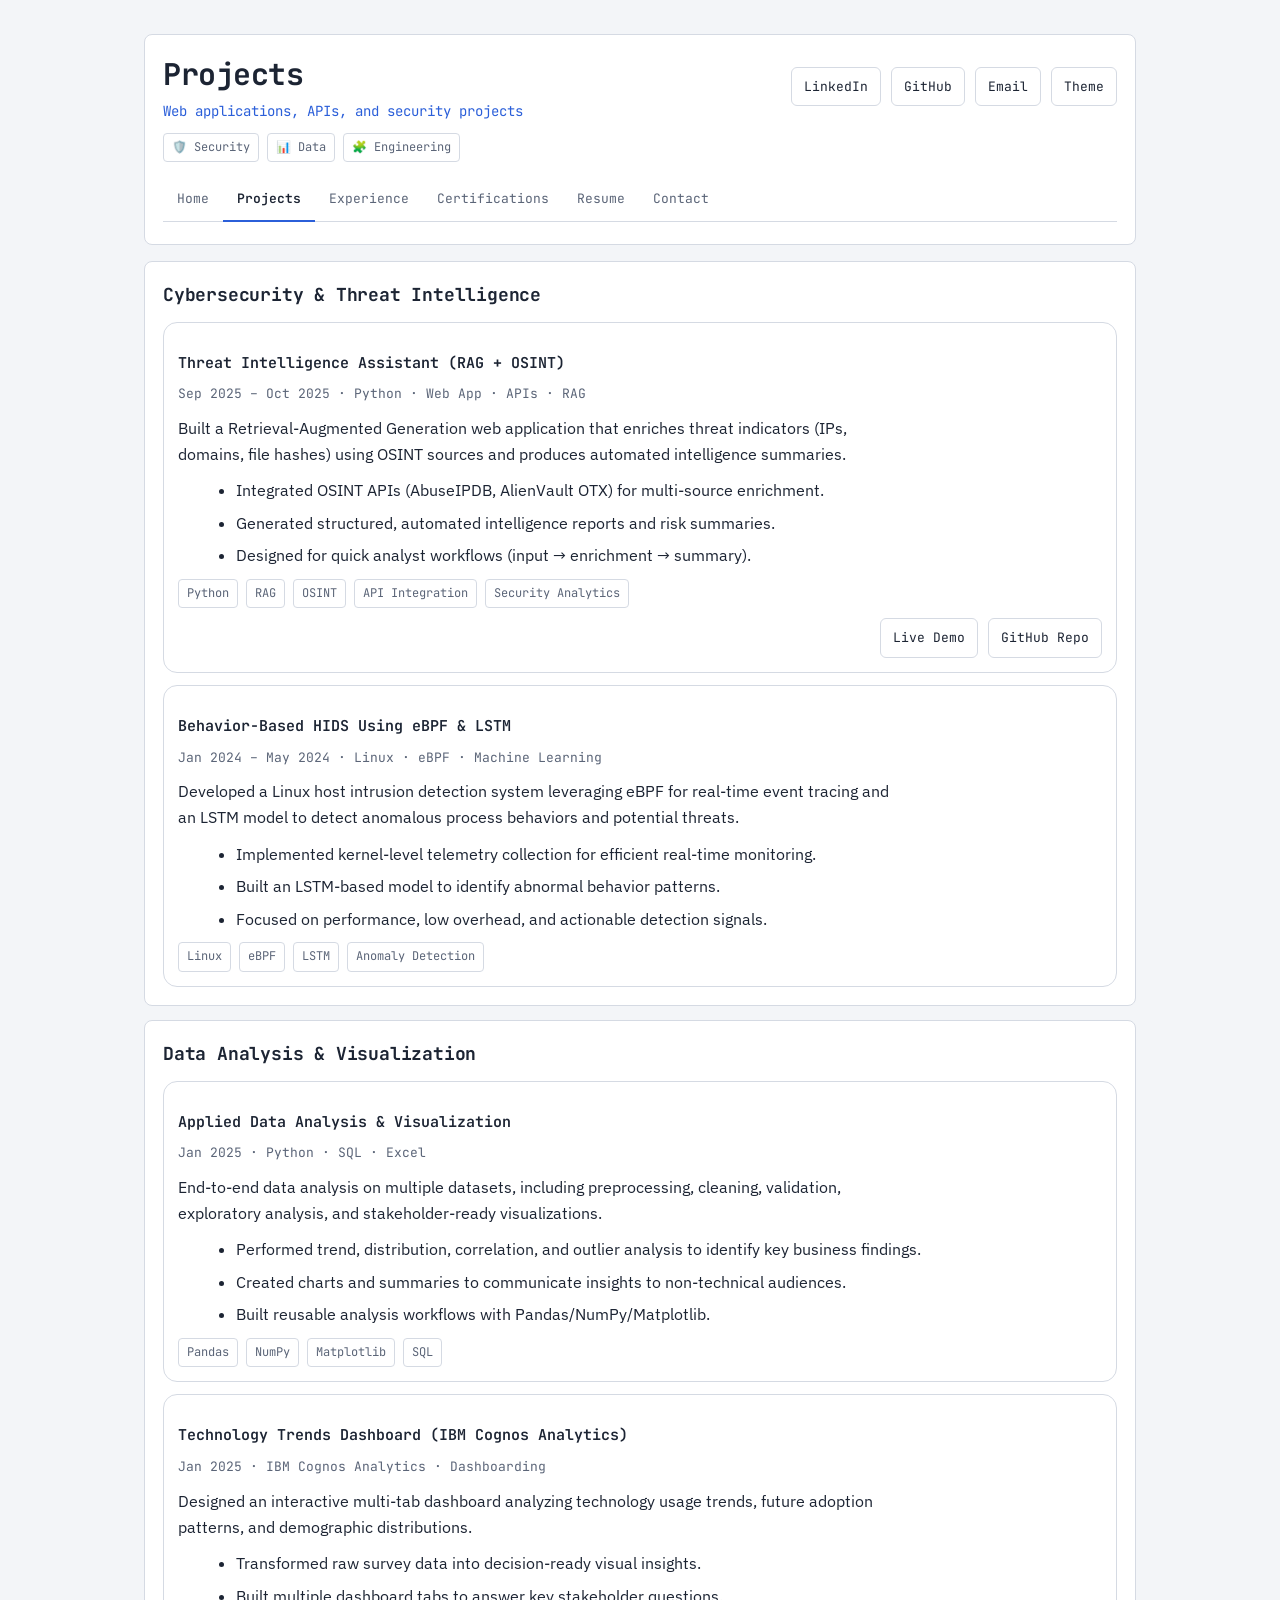
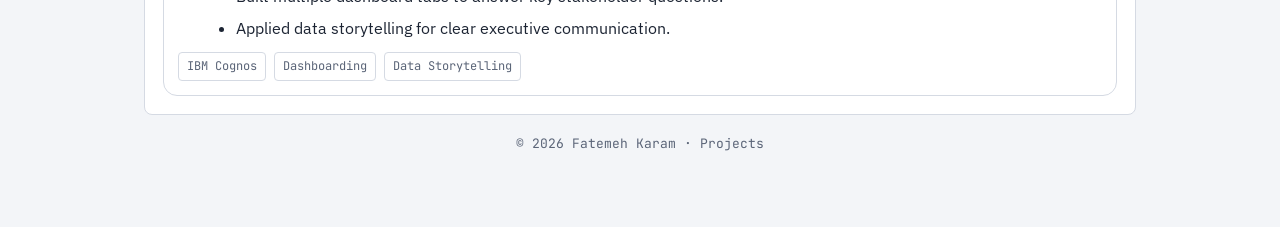
<file: projects.html>
<!DOCTYPE html>
<html lang="en">
<head>
  <meta charset="UTF-8" />
  <meta name="viewport" content="width=device-width, initial-scale=1" />
  <title>Projects | Fatemeh Karam</title>
  <meta name="description" content="Projects by Fatemeh Karam." />

  <style>
    :root{
      --bg:#f6f7fb;
      --card:#ffffff;
      --text:#111827;
      --muted:#6b7280;
      --line:rgba(229,231,235,.95);
      --shadow:0 10px 30px rgba(0,0,0,.08);
      --shadow2:0 16px 40px rgba(0,0,0,.12);
      --radius:16px;
      --max:1024px;
      --focus:rgba(59,130,246,.35);
      --accent:rgba(147,197,253,.85);
    }

    body.dark{
      --bg:#0b1220;
      --card:rgba(17,24,39,.92);
      --text:#e5e7eb;
      --muted:#9ca3af;
      --line:rgba(255,255,255,.12);
      --shadow:0 14px 40px rgba(0,0,0,.45);
      --shadow2:0 18px 50px rgba(0,0,0,.55);
      --accent:rgba(59,130,246,.4);
      --focus:rgba(99,102,241,.4);
    }

    *{box-sizing:border-box}

    body{
      margin:0;
      font-family:system-ui,-apple-system,Segoe UI,Roboto,Arial,sans-serif;
      color:var(--text);
      line-height:1.6;
      background:
        radial-gradient(1200px 600px at 10% 0%, rgba(238,242,255,.9), transparent 60%),
        radial-gradient(1200px 600px at 90% 0%, rgba(236,254,255,.8), transparent 60%),
        var(--bg);
    }
    body.dark{
      background:
        radial-gradient(1200px 600px at 10% 0%, rgba(59,130,246,.18), transparent 60%),
        radial-gradient(1200px 600px at 90% 0%, rgba(99,102,241,.14), transparent 60%),
        var(--bg);
    }

    a{color:inherit}
    .wrap{max-width:var(--max); margin:0 auto; padding:34px 16px 72px;}

    header{
      background:var(--card);
      border:1px solid var(--line);
      box-shadow:var(--shadow);
      border-radius:var(--radius);
      padding:22px 18px;
      margin-bottom:16px;
      backdrop-filter: blur(10px);
    }

    .top{
      display:flex;
      gap:14px;
      align-items:flex-start;
      justify-content:space-between;
      flex-wrap:wrap;
    }

    h1{
      margin:0;
      font-size:30px;
      letter-spacing:-0.35px;
      line-height:1.15;
    }

    .tagline{
      margin:8px 0 0;
      color:var(--muted);
      font-size:15px;
    }

    .small{font-size:13px; color:var(--muted)}
    .muted{color:var(--muted)}

    nav{
      display:flex;
      gap:10px;
      flex-wrap:wrap;
      align-items:center;
      margin-top:14px;
      padding-top:14px;
      border-top:1px solid var(--line);
    }

    .navlink{
      text-decoration:none;
      border:1px solid var(--line);
      padding:8px 10px;
      border-radius:999px;
      background:rgba(255,255,255,.75);
      transition: transform .12s ease, box-shadow .12s ease, background .12s ease, border-color .12s ease;
    }
    body.dark .navlink{background:rgba(255,255,255,.06)}
    .navlink:hover{
      transform: translateY(-1px);
      box-shadow: 0 10px 20px rgba(0,0,0,.08);
    }
    .navlink[aria-current="page"]{
      border-color: var(--accent);
      box-shadow: 0 10px 20px rgba(0,0,0,.10);
      font-weight:700;
    }

    .grid{display:grid; grid-template-columns:1fr; gap:14px;}

    .card{
      background:var(--card);
      border:1px solid var(--line);
      box-shadow:var(--shadow);
      border-radius:var(--radius);
      padding:18px;
      backdrop-filter: blur(10px);
      transition: transform .14s ease, box-shadow .14s ease, border-color .14s ease;
    }
    .card:hover{
      transform: translateY(-2px);
      box-shadow: var(--shadow2);
      border-color: rgba(147,197,253,.55);
    }
    body.dark .card:hover{border-color: rgba(99,102,241,.35)}

    h2{margin:0 0 10px; font-size:20px; letter-spacing:-0.2px}
    h3{margin:14px 0 8px; font-size:16px}
    p{margin:0 0 10px}
    ul{margin:8px 0 0 18px}
    li{margin:6px 0}

    .btnrow{
      display:flex;
      gap:10px;
      flex-wrap:wrap;
      margin-top:10px;
      justify-content:flex-end;
    }

    .btn{
      display:inline-flex;
      align-items:center;
      gap:8px;
      text-decoration:none;
      border:1px solid var(--line);
      padding:10px 12px;
      border-radius:12px;
      background:rgba(255,255,255,.8);
      transition: transform .12s ease, box-shadow .12s ease, background .12s ease;
      cursor:pointer;
    }
    body.dark .btn{background:rgba(255,255,255,.06)}
    .btn:hover{
      transform: translateY(-1px);
      box-shadow: 0 10px 20px rgba(0,0,0,.08);
    }

    .btn:focus, .navlink:focus{
      outline:3px solid var(--focus);
      outline-offset:2px;
    }

    .pillrow{display:flex; gap:8px; flex-wrap:wrap; margin-top:10px}
    .pill{
      font-size:13px;
      padding:6px 10px;
      border-radius:999px;
      border:1px solid var(--line);
      background:rgba(255,255,255,.7);
      color:var(--muted);
    }
    body.dark .pill{background:rgba(255,255,255,.06)}

    .chip{
      display:inline-flex;
      align-items:center;
      gap:8px;
      padding:8px 10px;
      border-radius:999px;
      border:1px solid var(--line);
      background:rgba(255,255,255,.7);
      color:var(--muted);
      font-size:13px;
    }
    body.dark .chip{background:rgba(255,255,255,.06)}

    .anchor{scroll-margin-top:18px}

    /* project card block */
    .project{
      border:1px solid var(--line);
      border-radius:14px;
      padding:14px;
      background:rgba(255,255,255,.55);
      margin-top:12px;
    }
    body.dark .project{background:rgba(255,255,255,.05)}
    .meta{font-size:13px; color:var(--muted); margin:6px 0 10px}

    .thumb{
      width:100%;
      border-radius:14px;
      border:1px solid var(--line);
      display:block;
      margin-top:12px;
    }

    /* reveal animation */
    .reveal{
      opacity:0;
      transform: translateY(8px);
      transition: opacity .5s ease, transform .5s ease;
    }
    .reveal.show{
      opacity:1;
      transform: translateY(0);
    }

    footer{
      margin-top:18px;
      text-align:center;
      color:var(--muted);
      font-size:13px;
    }
  </style>
  <link rel="preconnect" href="https://fonts.googleapis.com">
  <link rel="preconnect" href="https://fonts.gstatic.com" crossorigin>
  <link href="https://fonts.googleapis.com/css2?family=IBM+Plex+Sans:wght@400;600&family=JetBrains+Mono:wght@400;600;700&display=swap" rel="stylesheet">
  <link rel="stylesheet" href="developer.css">
</head>

<body>
  <div class="wrap">

    <header class="reveal">
      <div class="top">
        <div>
          <h1>Projects</h1>
          <p class="tagline">Web applications, APIs, and security projects</p>
          <div class="pillrow">
            <span class="chip">🛡️ Security</span>
            <span class="chip">📊 Data</span>
            <span class="chip">🧩 Engineering</span>
          </div>
        </div>

        <div class="btnrow" aria-label="Primary links">
          <a class="btn" href="https://www.linkedin.com/in/fatemeh-karam/" target="_blank" rel="noopener">LinkedIn</a>
          <a class="btn" href="https://github.com/FatemehKaram/" target="_blank" rel="noopener">GitHub</a>
          <a class="btn" href="mailto:karam.fatemeh@gmail.com">Email</a>
          <button class="btn" id="themeBtn" type="button" aria-label="Toggle theme">Theme</button>
        </div>
      </div>

      <nav aria-label="Site navigation">
        <a class="navlink" href="index.html">Home</a>
        <a class="navlink" href="projects.html">Projects</a>
        <a class="navlink" href="experience.html">Experience</a>
        <a class="navlink" href="certifications.html">Certifications</a>
        <a class="navlink" href="resume.html">Resume</a>
        <a class="navlink" href="contact.html">Contact</a>
      </nav>
    </header>

    <div class="grid">

      <section class="card reveal">
        <h2>Cybersecurity & Threat Intelligence</h2>

        <div id="threat-intel-assistant" class="anchor"></div>
        <div class="project">
          <h3>Threat Intelligence Assistant (RAG + OSINT)</h3>
          <div class="meta">Sep 2025 – Oct 2025 · Python · Web App · APIs · RAG</div>

          <p>
            Built a Retrieval-Augmented Generation web application that enriches threat indicators (IPs, domains, file hashes)
            using OSINT sources and produces automated intelligence summaries.
          </p>

          <ul>
            <li>Integrated OSINT APIs (AbuseIPDB, AlienVault OTX) for multi-source enrichment.</li>
            <li>Generated structured, automated intelligence reports and risk summaries.</li>
            <li>Designed for quick analyst workflows (input → enrichment → summary).</li>
          </ul>

          <div class="pillrow">
            <span class="pill">Python</span><span class="pill">RAG</span><span class="pill">OSINT</span><span class="pill">API Integration</span><span class="pill">Security Analytics</span>
          </div>

          <div class="btnrow">
            <a class="btn" href="https://huggingface.co/spaces/Katiefkar/Threat-Intelligence-Assistant-Oct-15-2025" target="_blank" rel="noopener">Live Demo</a>
            <a class="btn" href="https://github.com/FatemehKaram/rag-threat-intel-assistant-app" target="_blank" rel="noopener">GitHub Repo</a>
          </div>

          <!-- Optional screenshot: upload an image to /images and uncomment -->
          <!-- <img class="thumb" src="images/threat-intel.png" alt="Threat Intelligence Assistant screenshot" /> -->
        </div>

        <div id="hids-ebpf-lstm" class="anchor"></div>
        <div class="project">
          <h3>Behavior-Based HIDS Using eBPF & LSTM</h3>
          <div class="meta">Jan 2024 – May 2024 · Linux · eBPF · Machine Learning</div>

          <p>
            Developed a Linux host intrusion detection system leveraging eBPF for real-time event tracing and an LSTM model
            to detect anomalous process behaviors and potential threats.
          </p>

          <ul>
            <li>Implemented kernel-level telemetry collection for efficient real-time monitoring.</li>
            <li>Built an LSTM-based model to identify abnormal behavior patterns.</li>
            <li>Focused on performance, low overhead, and actionable detection signals.</li>
          </ul>

          <div class="pillrow">
            <span class="pill">Linux</span><span class="pill">eBPF</span><span class="pill">LSTM</span><span class="pill">Anomaly Detection</span>
          </div>

          <!-- Optional screenshot -->
          <!-- <img class="thumb" src="images/hids.png" alt="HIDS project screenshot" /> -->
        </div>
      </section>

      <section class="card reveal">
        <h2>Data Analysis & Visualization</h2>

        <div id="applied-data-analysis" class="anchor"></div>
        <div class="project">
          <h3>Applied Data Analysis & Visualization</h3>
          <div class="meta">Jan 2025 · Python · SQL · Excel</div>

          <p>
            End-to-end data analysis on multiple datasets, including preprocessing, cleaning, validation, exploratory analysis,
            and stakeholder-ready visualizations.
          </p>

          <ul>
            <li>Performed trend, distribution, correlation, and outlier analysis to identify key business findings.</li>
            <li>Created charts and summaries to communicate insights to non-technical audiences.</li>
            <li>Built reusable analysis workflows with Pandas/NumPy/Matplotlib.</li>
          </ul>

          <div class="pillrow">
            <span class="pill">Pandas</span><span class="pill">NumPy</span><span class="pill">Matplotlib</span><span class="pill">SQL</span>
          </div>

          <!-- Optional screenshot -->
          <!-- <img class="thumb" src="images/data-analysis.png" alt="Data analysis screenshot" /> -->
        </div>

        <div id="cognos-dashboard" class="anchor"></div>
        <div class="project">
          <h3>Technology Trends Dashboard (IBM Cognos Analytics)</h3>
          <div class="meta">Jan 2025 · IBM Cognos Analytics · Dashboarding</div>

          <p>
            Designed an interactive multi-tab dashboard analyzing technology usage trends, future adoption patterns,
            and demographic distributions.
          </p>

          <ul>
            <li>Transformed raw survey data into decision-ready visual insights.</li>
            <li>Built multiple dashboard tabs to answer key stakeholder questions.</li>
            <li>Applied data storytelling for clear executive communication.</li>
          </ul>

          <div class="pillrow">
            <span class="pill">IBM Cognos</span><span class="pill">Dashboarding</span><span class="pill">Data Storytelling</span>
          </div>

          <!-- Optional screenshot -->
          <!-- <img class="thumb" src="images/cognos-dashboard.png" alt="IBM Cognos dashboard screenshot" /> -->
        </div>
      </section>

      <!-- <section class="card reveal">
        <h2>Add screenshots (optional)</h2>
        <p class="muted small">
          Create an <code>images/</code> folder in your repo and upload screenshots (PNG/JPG), e.g.
          <code>images/threat-intel.png</code>. Then you can uncomment the image lines inside each project.
        </p>

        <p class="small muted">Example image tag:</p>
        <pre style="white-space:pre-wrap;background:rgba(255,255,255,.65);border:1px solid var(--line);border-radius:12px;padding:12px;overflow:auto;">
&lt;img class="thumb" src="images/threat-intel.png" alt="Threat Intelligence Assistant screenshot" /&gt;
        </pre>
      </section> -->

    </div>

    <footer class="reveal">
      © <span id="y"></span> Fatemeh Karam · Projects
    </footer>

  </div>

  <script>
    // Footer year
    document.getElementById("y").textContent = new Date().getFullYear();

    // Theme toggle (saved in localStorage)
    const themeKey = "theme";
    const savedTheme = localStorage.getItem(themeKey);
    if (savedTheme === "dark") document.body.classList.add("dark");

    const themeBtn = document.getElementById("themeBtn");
    if (themeBtn) {
      const setBtn = () => themeBtn.textContent = document.body.classList.contains("dark") ? "Theme" : "Theme";
      setBtn();

      themeBtn.addEventListener("click", () => {
        document.body.classList.toggle("dark");
        localStorage.setItem(themeKey, document.body.classList.contains("dark") ? "dark" : "light");
        setBtn();
      });
    }

    // Active nav highlighting
    const here = (location.pathname.split("/").pop() || "index.html").toLowerCase();
    document.querySelectorAll("nav a.navlink").forEach(a => {
      const target = (a.getAttribute("href") || "").split("/").pop().toLowerCase();
      if (target === here) a.setAttribute("aria-current", "page");
    });

    // Reveal animations on scroll
    const io = new IntersectionObserver((entries) => {
      entries.forEach(e => { if (e.isIntersecting) e.target.classList.add("show"); });
    }, { threshold: 0.12 });

    document.querySelectorAll(".reveal").forEach(el => io.observe(el));
  </script>
</body>
</html>
</file>
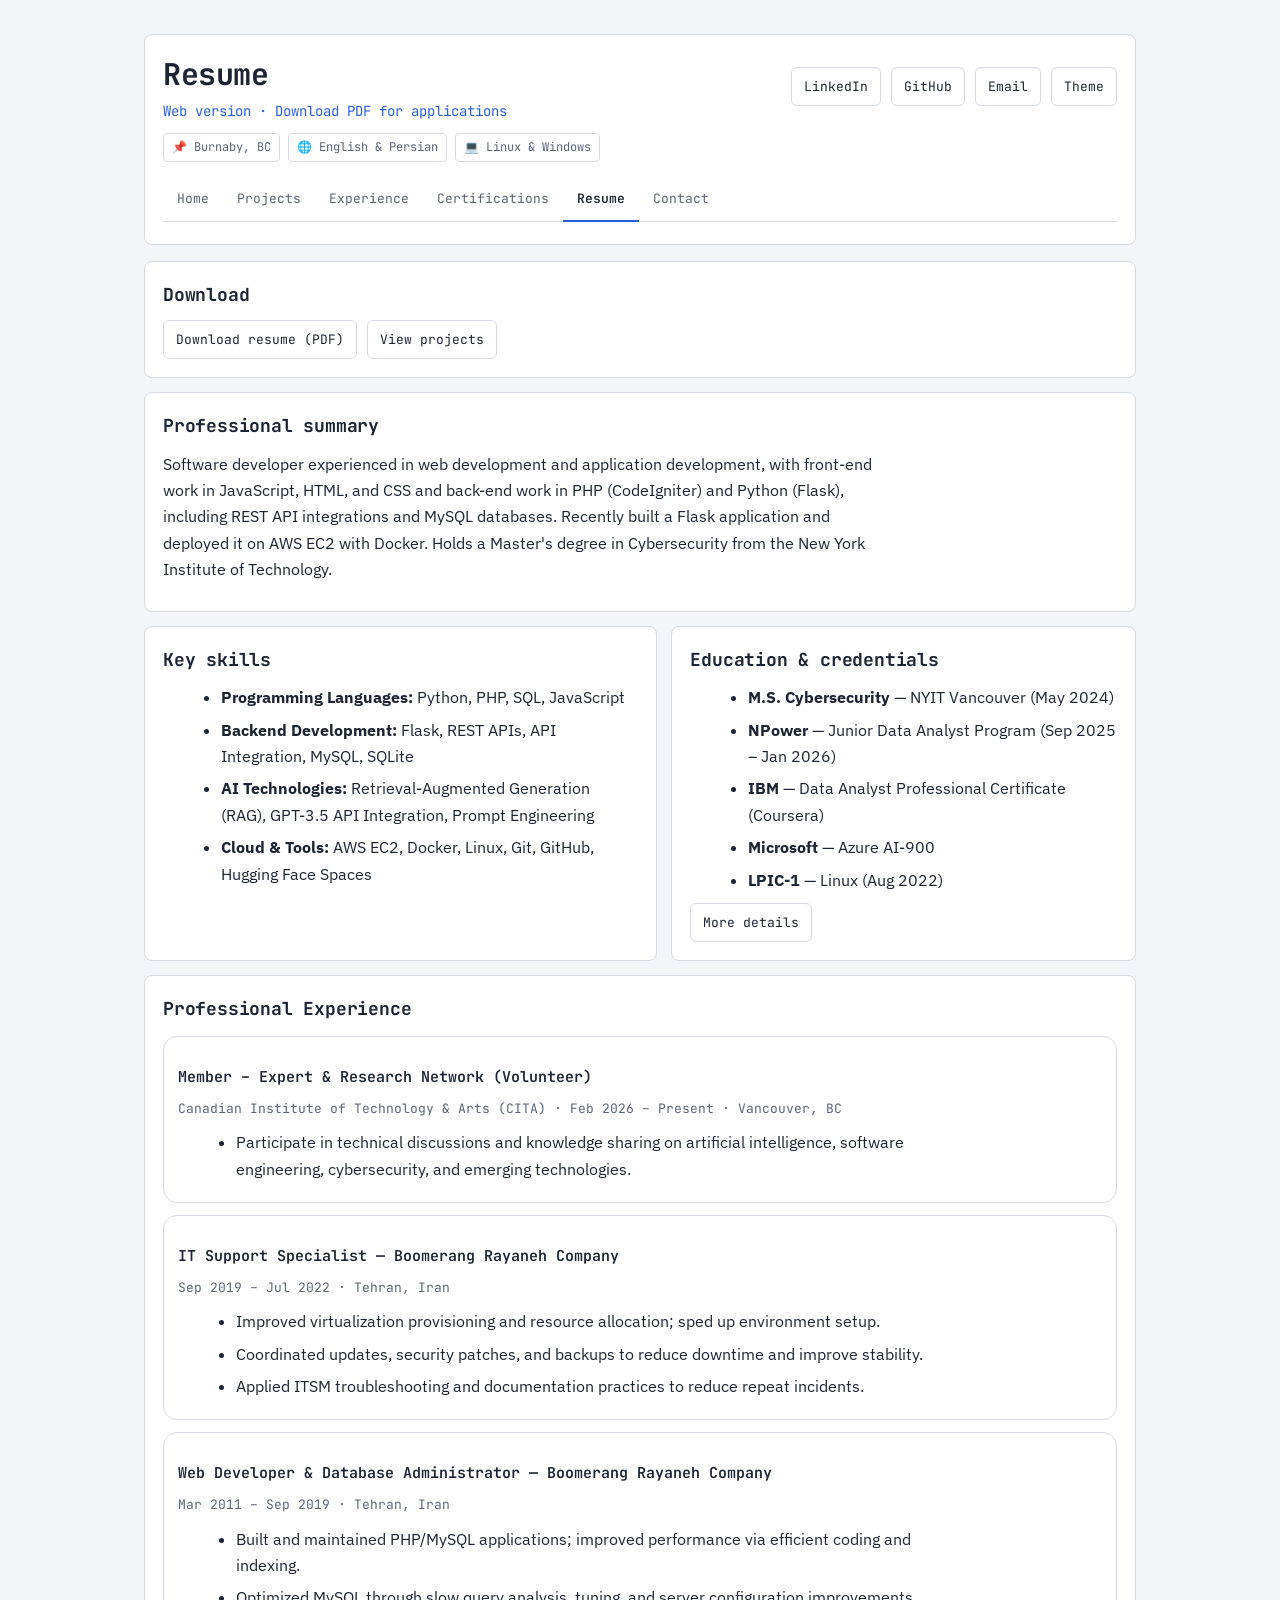
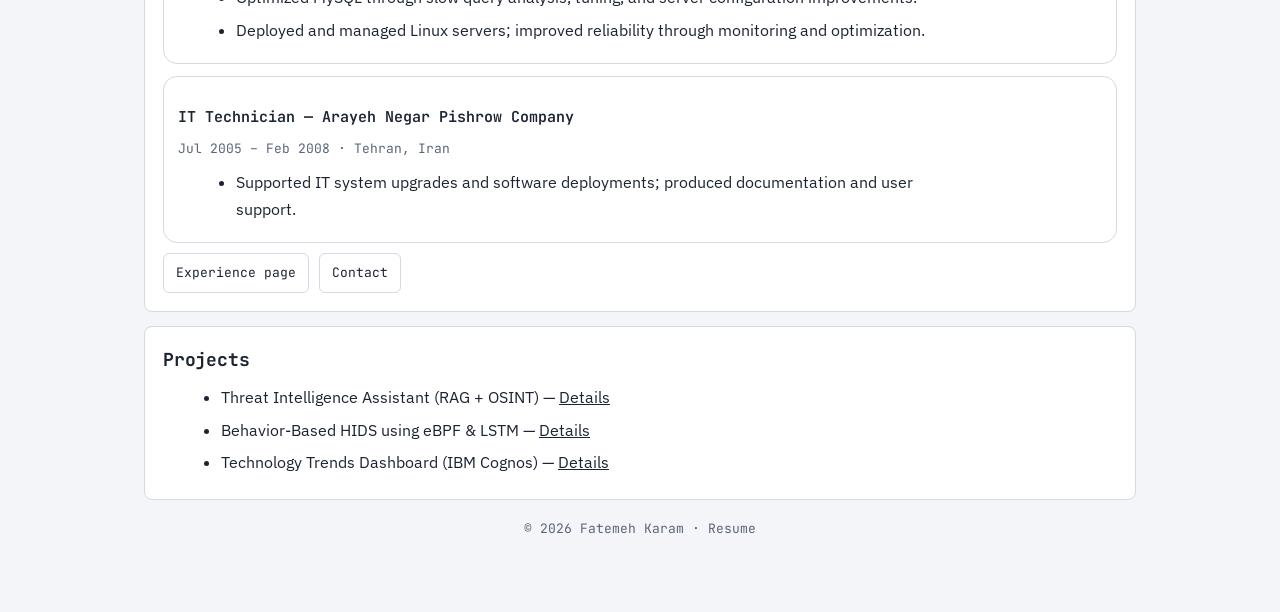
<file: resume.html>
<!DOCTYPE html>
<html lang="en">
<head>
  <meta charset="UTF-8" />
  <meta name="viewport" content="width=device-width, initial-scale=1" />
  <title>Resume | Fatemeh Karam</title>
  <meta name="description" content="Web resume of Fatemeh Karam. Download PDF for applications." />

  <style>
    :root{
      --bg:#f6f7fb;
      --card:#ffffff;
      --text:#111827;
      --muted:#6b7280;
      --line:rgba(229,231,235,.95);
      --shadow:0 10px 30px rgba(0,0,0,.08);
      --shadow2:0 16px 40px rgba(0,0,0,.12);
      --radius:16px;
      --max:1024px;
      --focus:rgba(59,130,246,.35);
      --accent:rgba(147,197,253,.85);
    }

    body.dark{
      --bg:#0b1220;
      --card:rgba(17,24,39,.92);
      --text:#e5e7eb;
      --muted:#9ca3af;
      --line:rgba(255,255,255,.12);
      --shadow:0 14px 40px rgba(0,0,0,.45);
      --shadow2:0 18px 50px rgba(0,0,0,.55);
      --accent:rgba(59,130,246,.4);
      --focus:rgba(99,102,241,.4);
    }

    *{box-sizing:border-box}

    body{
      margin:0;
      font-family:system-ui,-apple-system,Segoe UI,Roboto,Arial,sans-serif;
      color:var(--text);
      line-height:1.6;
      background:
        radial-gradient(1200px 600px at 10% 0%, rgba(238,242,255,.9), transparent 60%),
        radial-gradient(1200px 600px at 90% 0%, rgba(236,254,255,.8), transparent 60%),
        var(--bg);
    }
    body.dark{
      background:
        radial-gradient(1200px 600px at 10% 0%, rgba(59,130,246,.18), transparent 60%),
        radial-gradient(1200px 600px at 90% 0%, rgba(99,102,241,.14), transparent 60%),
        var(--bg);
    }

    a{color:inherit}
    .wrap{max-width:var(--max); margin:0 auto; padding:34px 16px 72px;}

    header{
      background:var(--card);
      border:1px solid var(--line);
      box-shadow:var(--shadow);
      border-radius:var(--radius);
      padding:22px 18px;
      margin-bottom:16px;
      backdrop-filter: blur(10px);
    }

    .top{
      display:flex;
      gap:14px;
      align-items:flex-start;
      justify-content:space-between;
      flex-wrap:wrap;
    }

    h1{
      margin:0;
      font-size:30px;
      letter-spacing:-0.35px;
      line-height:1.15;
    }

    .tagline{
      margin:8px 0 0;
      color:var(--muted);
      font-size:15px;
    }

    .small{font-size:13px; color:var(--muted)}
    .muted{color:var(--muted)}

    nav{
      display:flex;
      gap:10px;
      flex-wrap:wrap;
      align-items:center;
      margin-top:14px;
      padding-top:14px;
      border-top:1px solid var(--line);
    }

    .navlink{
      text-decoration:none;
      border:1px solid var(--line);
      padding:8px 10px;
      border-radius:999px;
      background:rgba(255,255,255,.75);
      transition: transform .12s ease, box-shadow .12s ease, background .12s ease, border-color .12s ease;
    }
    body.dark .navlink{background:rgba(255,255,255,.06)}
    .navlink:hover{
      transform: translateY(-1px);
      box-shadow: 0 10px 20px rgba(0,0,0,.08);
    }
    .navlink[aria-current="page"]{
      border-color: var(--accent);
      box-shadow: 0 10px 20px rgba(0,0,0,.10);
      font-weight:700;
    }

    .grid{display:grid; grid-template-columns:1fr; gap:14px;}

    .card{
      background:var(--card);
      border:1px solid var(--line);
      box-shadow:var(--shadow);
      border-radius:var(--radius);
      padding:18px;
      backdrop-filter: blur(10px);
      transition: transform .14s ease, box-shadow .14s ease, border-color .14s ease;
    }
    .card:hover{
      transform: translateY(-2px);
      box-shadow: var(--shadow2);
      border-color: rgba(147,197,253,.55);
    }
    body.dark .card:hover{border-color: rgba(99,102,241,.35)}

    h2{margin:0 0 10px; font-size:20px; letter-spacing:-0.2px}
    h3{margin:14px 0 8px; font-size:16px}
    p{margin:0 0 10px}
    ul{margin:8px 0 0 18px}
    li{margin:6px 0}

    .btnrow{
      display:flex;
      gap:10px;
      flex-wrap:wrap;
      margin-top:10px;
      justify-content:flex-end;
    }

    .btn{
      display:inline-flex;
      align-items:center;
      gap:8px;
      text-decoration:none;
      border:1px solid var(--line);
      padding:10px 12px;
      border-radius:12px;
      background:rgba(255,255,255,.8);
      transition: transform .12s ease, box-shadow .12s ease, background .12s ease;
      cursor:pointer;
    }
    body.dark .btn{background:rgba(255,255,255,.06)}
    .btn:hover{
      transform: translateY(-1px);
      box-shadow: 0 10px 20px rgba(0,0,0,.08);
    }

    .btn:focus, .navlink:focus{
      outline:3px solid var(--focus);
      outline-offset:2px;
    }

    .pillrow{display:flex; gap:8px; flex-wrap:wrap; margin-top:10px}
    .chip{
      display:inline-flex;
      align-items:center;
      gap:8px;
      padding:8px 10px;
      border-radius:999px;
      border:1px solid var(--line);
      background:rgba(255,255,255,.7);
      color:var(--muted);
      font-size:13px;
    }
    body.dark .chip{background:rgba(255,255,255,.06)}

    .twocol{
      display:grid;
      grid-template-columns:1fr;
      gap:14px;
    }
    @media (min-width: 860px){
      .twocol{grid-template-columns:1.05fr .95fr;}
    }

    /* role blocks */
    .role{
      border:1px solid var(--line);
      border-radius:14px;
      padding:14px;
      background:rgba(255,255,255,.55);
      margin-top:12px;
    }
    body.dark .role{background:rgba(255,255,255,.05)}
    .meta{font-size:13px; color:var(--muted); margin:6px 0 10px}

    /* reveal animation */
    .reveal{
      opacity:0;
      transform: translateY(8px);
      transition: opacity .5s ease, transform .5s ease;
    }
    .reveal.show{
      opacity:1;
      transform: translateY(0);
    }

    footer{
      margin-top:18px;
      text-align:center;
      color:var(--muted);
      font-size:13px;
    }
  </style>
  <link rel="preconnect" href="https://fonts.googleapis.com">
  <link rel="preconnect" href="https://fonts.gstatic.com" crossorigin>
  <link href="https://fonts.googleapis.com/css2?family=IBM+Plex+Sans:wght@400;600&family=JetBrains+Mono:wght@400;600;700&display=swap" rel="stylesheet">
  <link rel="stylesheet" href="developer.css">
</head>

<body>
  <div class="wrap">

    <header class="reveal">
      <div class="top">
        <div>
          <h1>Resume</h1>
          <p class="tagline">Web version · Download PDF for applications</p>
          <div class="pillrow">
            <span class="chip">📌 Burnaby, BC</span>
            <span class="chip">🌐 English & Persian</span>
            <span class="chip">💻 Linux & Windows</span>
          </div>
        </div>

        <div class="btnrow" aria-label="Primary links">
          <a class="btn" href="https://www.linkedin.com/in/fatemeh-karam/" target="_blank" rel="noopener">LinkedIn</a>
          <a class="btn" href="https://github.com/FatemehKaram/" target="_blank" rel="noopener">GitHub</a>
          <a class="btn" href="mailto:karam.fatemeh@gmail.com">Email</a>
          <button class="btn" id="themeBtn" type="button" aria-label="Toggle theme">Theme</button>
        </div>
      </div>

      <nav aria-label="Site navigation">
        <a class="navlink" href="index.html">Home</a>
        <a class="navlink" href="projects.html">Projects</a>
        <a class="navlink" href="experience.html">Experience</a>
        <a class="navlink" href="certifications.html">Certifications</a>
        <a class="navlink" href="resume.html">Resume</a>
        <a class="navlink" href="contact.html">Contact</a>
      </nav>
    </header>

    <div class="grid">

      <section class="card reveal">
        <h2>Download</h2>
        <div class="btnrow" style="justify-content:flex-start;">
          <a class="btn" href="resume.pdf" target="_blank" rel="noopener">Download resume (PDF)</a>
          <a class="btn" href="projects.html">View projects</a>
        </div>
      </section>

      <section class="card reveal">
        <h2>Professional summary</h2>
        <p>
          Software developer experienced in web development and application development,
          with front-end work in JavaScript, HTML, and CSS and back-end work in PHP
          (CodeIgniter) and Python (Flask), including REST API integrations and MySQL
          databases. Recently built a Flask application and deployed it on AWS EC2 with
          Docker. Holds a Master's degree in Cybersecurity from the New York Institute
          of Technology.
        </p>
      </section>

      <section class="twocol">
        <section class="card reveal">
          <h2>Key skills</h2>
          <ul>
            <li><strong>Programming Languages:</strong> Python, PHP, SQL, JavaScript</li>
            <li><strong>Backend Development:</strong> Flask, REST APIs, API Integration, MySQL, SQLite</li>
            <li><strong>AI Technologies:</strong> Retrieval-Augmented Generation (RAG), GPT-3.5 API Integration, Prompt Engineering</li>
            <li><strong>Cloud & Tools:</strong> AWS EC2, Docker, Linux, Git, GitHub, Hugging Face Spaces</li>
          </ul>
        </section>

        <section class="card reveal">
          <h2>Education & credentials</h2>
          <ul>
            <li><strong>M.S. Cybersecurity</strong> — NYIT Vancouver (May 2024)</li>
            <li><strong>NPower</strong> — Junior Data Analyst Program (Sep 2025 – Jan 2026)</li>
            <li><strong>IBM</strong> — Data Analyst Professional Certificate (Coursera)</li>
            <li><strong>Microsoft</strong> — Azure AI-900</li>
            <li><strong>LPIC-1</strong> — Linux (Aug 2022)</li>
          </ul>
          <div class="btnrow" style="justify-content:flex-start;">
            <a class="btn" href="certifications.html">More details</a>
          </div>
        </section>
      </section>

      <section class="card reveal">
        <h2>Professional Experience</h2>
        
         <div class="role">
    <h3>Member – Expert &amp; Research Network (Volunteer)</h3>
    <div class="meta">Canadian Institute of Technology &amp; Arts (CITA) · Feb 2026 – Present · Vancouver, BC</div>
    <ul>
      <li>Participate in technical discussions and knowledge sharing on artificial intelligence, software engineering, cybersecurity, and emerging technologies.</li>
    </ul>
  </div>
        <div class="role">
          <h3>IT Support Specialist — Boomerang Rayaneh Company</h3>
          <div class="meta">Sep 2019 – Jul 2022 · Tehran, Iran</div>
          <ul>
            <li>Improved virtualization provisioning and resource allocation; sped up environment setup.</li>
            <li>Coordinated updates, security patches, and backups to reduce downtime and improve stability.</li>
            <li>Applied ITSM troubleshooting and documentation practices to reduce repeat incidents.</li>
          </ul>
        </div>

        <div class="role">
          <h3>Web Developer & Database Administrator — Boomerang Rayaneh Company</h3>
          <div class="meta">Mar 2011 – Sep 2019 · Tehran, Iran</div>
          <ul>
            <li>Built and maintained PHP/MySQL applications; improved performance via efficient coding and indexing.</li>
            <li>Optimized MySQL through slow query analysis, tuning, and server configuration improvements.</li>
            <li>Deployed and managed Linux servers; improved reliability through monitoring and optimization.</li>
          </ul>
        </div>

        <div class="role">
          <h3>IT Technician — Arayeh Negar Pishrow Company</h3>
          <div class="meta">Jul 2005 – Feb 2008 · Tehran, Iran</div>
          <ul>
            <li>Supported IT system upgrades and software deployments; produced documentation and user support.</li>
          </ul>
        </div>

        <div class="btnrow" style="justify-content:flex-start;">
          <a class="btn" href="experience.html">Experience page</a>
          <a class="btn" href="contact.html">Contact</a>
        </div>
      </section>

      <section class="card reveal">
        <h2>Projects</h2>
        <ul>
          <li>Threat Intelligence Assistant (RAG + OSINT) — <a href="projects.html#threat-intel-assistant">Details</a></li>
          <li>Behavior-Based HIDS using eBPF & LSTM — <a href="projects.html#hids-ebpf-lstm">Details</a></li>
          <li>Technology Trends Dashboard (IBM Cognos) — <a href="projects.html#cognos-dashboard">Details</a></li>
        </ul>
      </section>

    </div>

    <footer class="reveal">
      © <span id="y"></span> Fatemeh Karam · Resume
    </footer>

  </div>

  <script>
    // Footer year
    document.getElementById("y").textContent = new Date().getFullYear();

    // Theme toggle (saved in localStorage)
    const themeKey = "theme";
    const savedTheme = localStorage.getItem(themeKey);
    if (savedTheme === "dark") document.body.classList.add("dark");

    const themeBtn = document.getElementById("themeBtn");
    if (themeBtn) {
      const setBtn = () => themeBtn.textContent = document.body.classList.contains("dark") ? "Theme" : "Theme";
      setBtn();

      themeBtn.addEventListener("click", () => {
        document.body.classList.toggle("dark");
        localStorage.setItem(themeKey, document.body.classList.contains("dark") ? "dark" : "light");
        setBtn();
      });
    }

    // Active nav highlighting
    const here = (location.pathname.split("/").pop() || "index.html").toLowerCase();
    document.querySelectorAll("nav a.navlink").forEach(a => {
      const target = (a.getAttribute("href") || "").split("/").pop().toLowerCase();
      if (target === here) a.setAttribute("aria-current", "page");
    });

    // Reveal animations on scroll
    const io = new IntersectionObserver((entries) => {
      entries.forEach(e => { if (e.isIntersecting) e.target.classList.add("show"); });
    }, { threshold: 0.12 });

    document.querySelectorAll(".reveal").forEach(el => io.observe(el));
  </script>
</body>
</html>
</file>
<file: developer.css>
/* Developer look: loaded after each page's inline styles, so these rules win. */

:root{
  --bg:#f3f5f8;
  --card:#ffffff;
  --text:#1c2433;
  --muted:#5b6578;
  --line:#d5dae3;
  --shadow:none;
  --shadow2:none;
  --radius:8px;
  --accent:#2b5fd9;
  --focus:rgba(43,95,217,.45);
  --code-bg:#161b26;
  --code-text:#d9deea;
  --code-key:#7ea6ff;
  --code-str:#7fd6a0;
  --code-kw:#c9a0ff;
  --code-muted:#7d879c;
}
body.dark{
  --bg:#12161f;
  --card:#1a2030;
  --text:#dfe4ee;
  --muted:#98a2b6;
  --line:#2c3447;
  --shadow:none;
  --shadow2:none;
  --accent:#7ea6ff;
  --focus:rgba(126,166,255,.5);
  --code-bg:#0e121a;
}

body, body.dark{
  background:var(--bg);
  font-family:"IBM Plex Sans", system-ui, -apple-system, "Segoe UI", Roboto, Arial, sans-serif;
  line-height:1.65;
}

/* Headings, navigation and controls use a monospace face */
h1, h2, h3, nav, .btn, .navlink, .pill, .chip, .tagline, .num, .meta, footer{
  font-family:"JetBrains Mono", ui-monospace, SFMono-Regular, Menlo, Consolas, monospace;
}
h1{font-size:30px; letter-spacing:-0.5px; font-weight:700}
h2{font-size:18px; letter-spacing:-0.2px; font-weight:700}
h3{font-size:15px; font-weight:600}
.tagline{font-size:14px; color:var(--accent)}
.meta, footer{font-size:13px}

/* Flat surfaces: borders instead of shadows and blur */
header, .card{
  border-radius:var(--radius);
  box-shadow:none;
  backdrop-filter:none;
}
.card, .btn, .navlink{transition:border-color .12s ease, background .12s ease}
.card:hover, body.dark .card:hover{transform:none; box-shadow:none; border-color:var(--line)}
.btn:hover, .navlink:hover{transform:none; box-shadow:none; border-color:var(--accent)}

/* Navigation as file tabs */
nav{gap:0; padding-top:0; margin-top:16px; border-top:0; border-bottom:1px solid var(--line)}
.navlink, body.dark .navlink{
  background:transparent;
  border:0;
  border-bottom:2px solid transparent;
  border-radius:0;
  padding:10px 14px;
  margin-bottom:-1px;
  font-size:13px;
  color:var(--muted);
}
.navlink:hover{color:var(--text); border-bottom-color:var(--line)}
.navlink[aria-current="page"]{
  color:var(--text);
  border-bottom-color:var(--accent);
  box-shadow:none;
  font-weight:600;
}

/* Buttons, pills, chips */
.btn, body.dark .btn{border-radius:6px; background:transparent; font-size:13px; padding:8px 12px}
.pill, body.dark .pill, .chip{
  border-radius:4px;
  font-size:12px;
  padding:4px 8px;
  background:transparent;
  color:var(--muted);
}
.kpi .box, body.dark .kpi .box{border-radius:8px; background:transparent}
.kpi .num{font-size:15px; color:var(--accent)}

/* Comfortable line length */
p, li{max-width:72ch}

/* Focus ring for keyboard users */
a:focus-visible, button:focus-visible{outline:3px solid var(--focus); outline-offset:2px}

/* Home page hero: the stack as a code object */
.codeblock{
  margin:18px 0 0;
  background:var(--code-bg);
  color:var(--code-text);
  border:1px solid var(--line);
  border-radius:8px;
  overflow:hidden;
}
.codeblock .filename{
  display:block;
  padding:8px 14px;
  font:12px/1.4 "JetBrains Mono", ui-monospace, Menlo, Consolas, monospace;
  color:var(--code-muted);
  border-bottom:1px solid rgba(255,255,255,.08);
}
.codeblock pre{
  margin:0;
  padding:14px;
  overflow-x:auto;
  font:13.5px/1.7 "JetBrains Mono", ui-monospace, Menlo, Consolas, monospace;
  tab-size:2;
}
.codeblock .k{color:var(--code-kw)}
.codeblock .p{color:var(--code-key)}
.codeblock .s{color:var(--code-str)}

@media (prefers-reduced-motion: reduce){
  *{transition:none !important; animation:none !important}
}

/* No scroll-in animation: content is visible immediately */
.reveal, .reveal.show{opacity:1; transform:none; transition:none}

@media (max-width: 600px){
  .codeblock pre{white-space:pre-wrap; word-break:break-word; font-size:12.5px}
}

/* The Theme button is a <button>, which does not inherit text color */
.btn{color:var(--text)}
</file>
